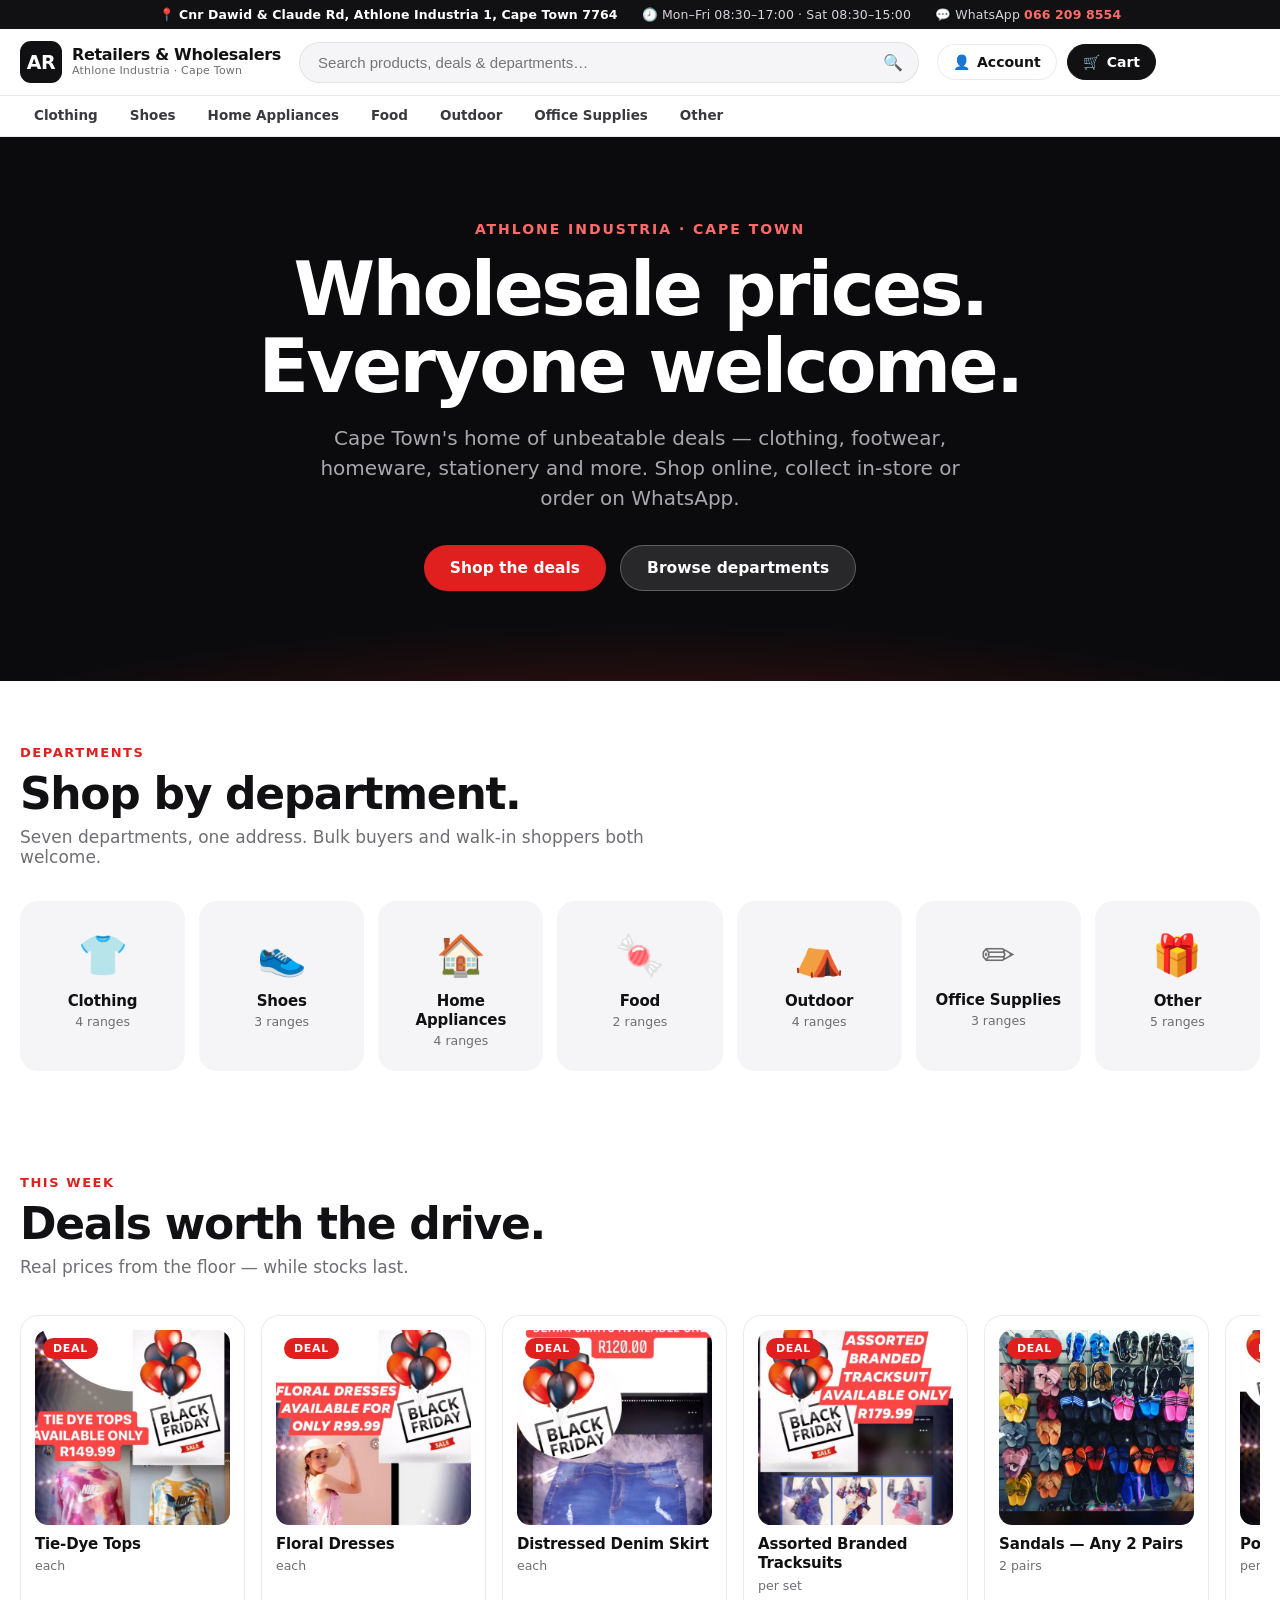
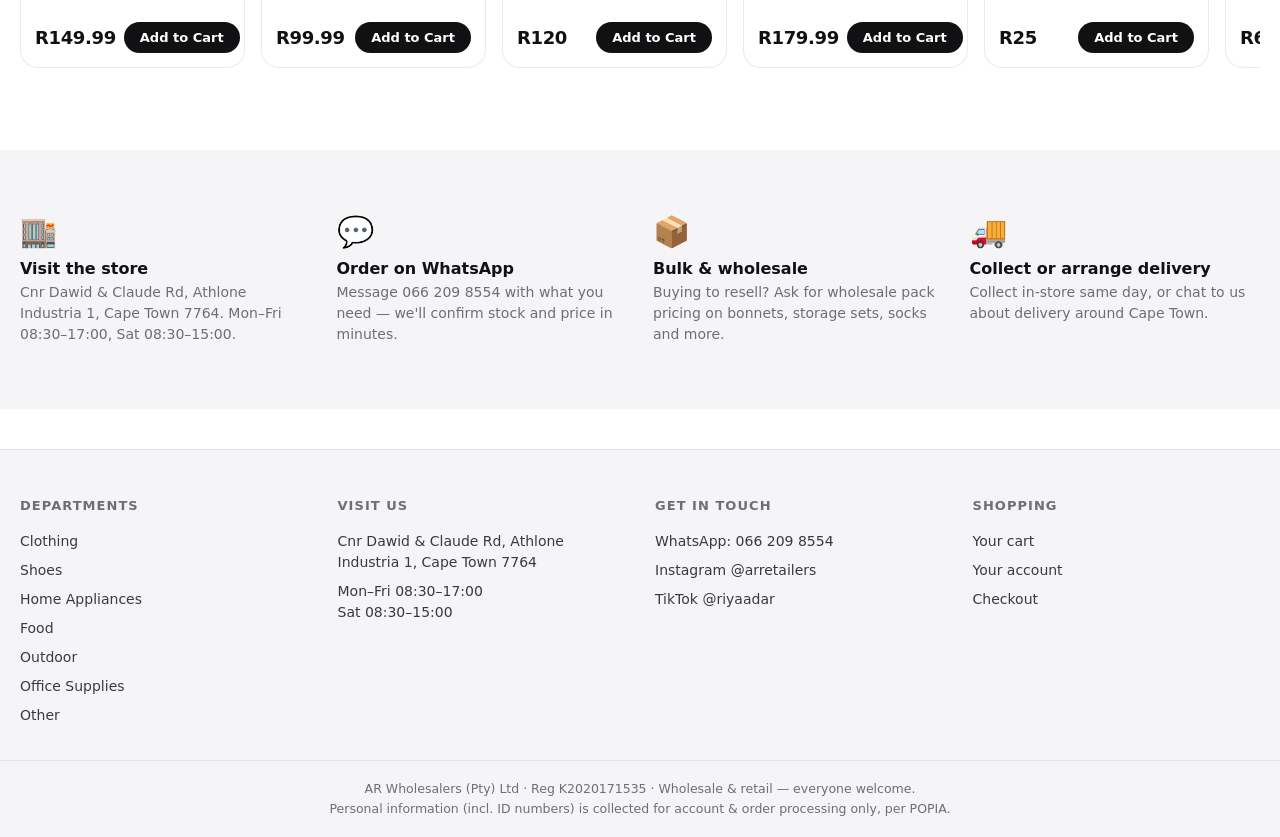
<file: index.html>
<!DOCTYPE html>
<html lang="en">
<head>
  <meta charset="UTF-8">
  <meta name="viewport" content="width=device-width, initial-scale=1.0">
  <title>AR Retailers &amp; Wholesalers — Wholesale Prices, Everyone Welcome | Athlone, Cape Town</title>
  <meta name="description" content="Cape Town's home of unbeatable wholesale deals — clothing, shoes, home appliances, food, outdoor, office supplies and more. Athlone Industria 1.">
  <link rel="stylesheet" href="styles.css">
</head>
<body data-page="home">
  <main id="app"></main>
  <script src="app.js"></script>
</body>
</html>
</file>
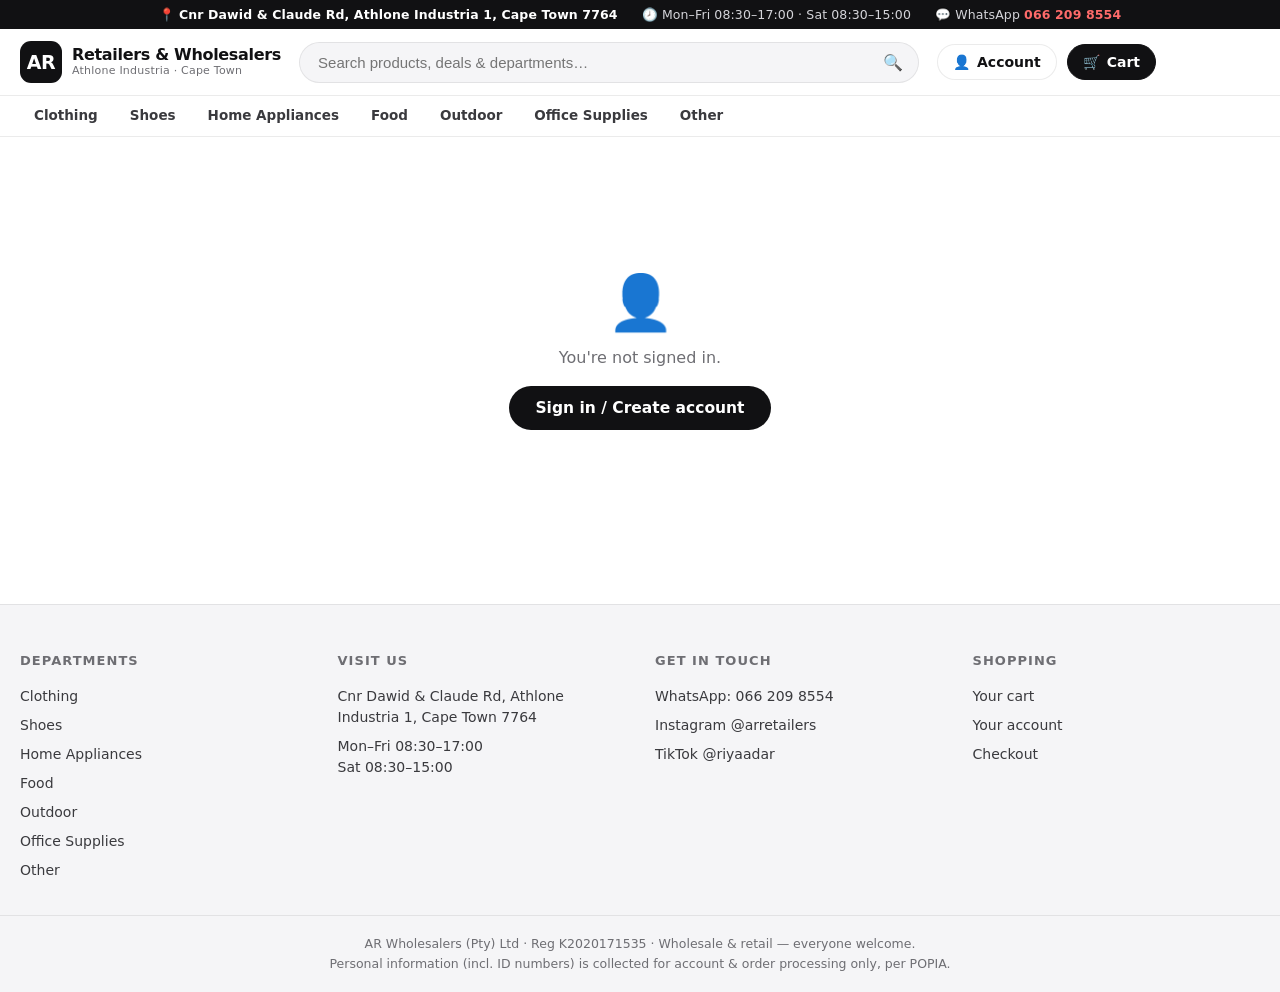
<file: account.html>
<!DOCTYPE html>
<html lang="en">
<head>
  <meta charset="UTF-8">
  <meta name="viewport" content="width=device-width, initial-scale=1.0">
  <title>Account | AR Retailers &amp; Wholesalers</title>
  <link rel="stylesheet" href="styles.css">
</head>
<body data-page="account">
  <main id="app"></main>
  <script src="app.js"></script>
</body>
</html>
</file>
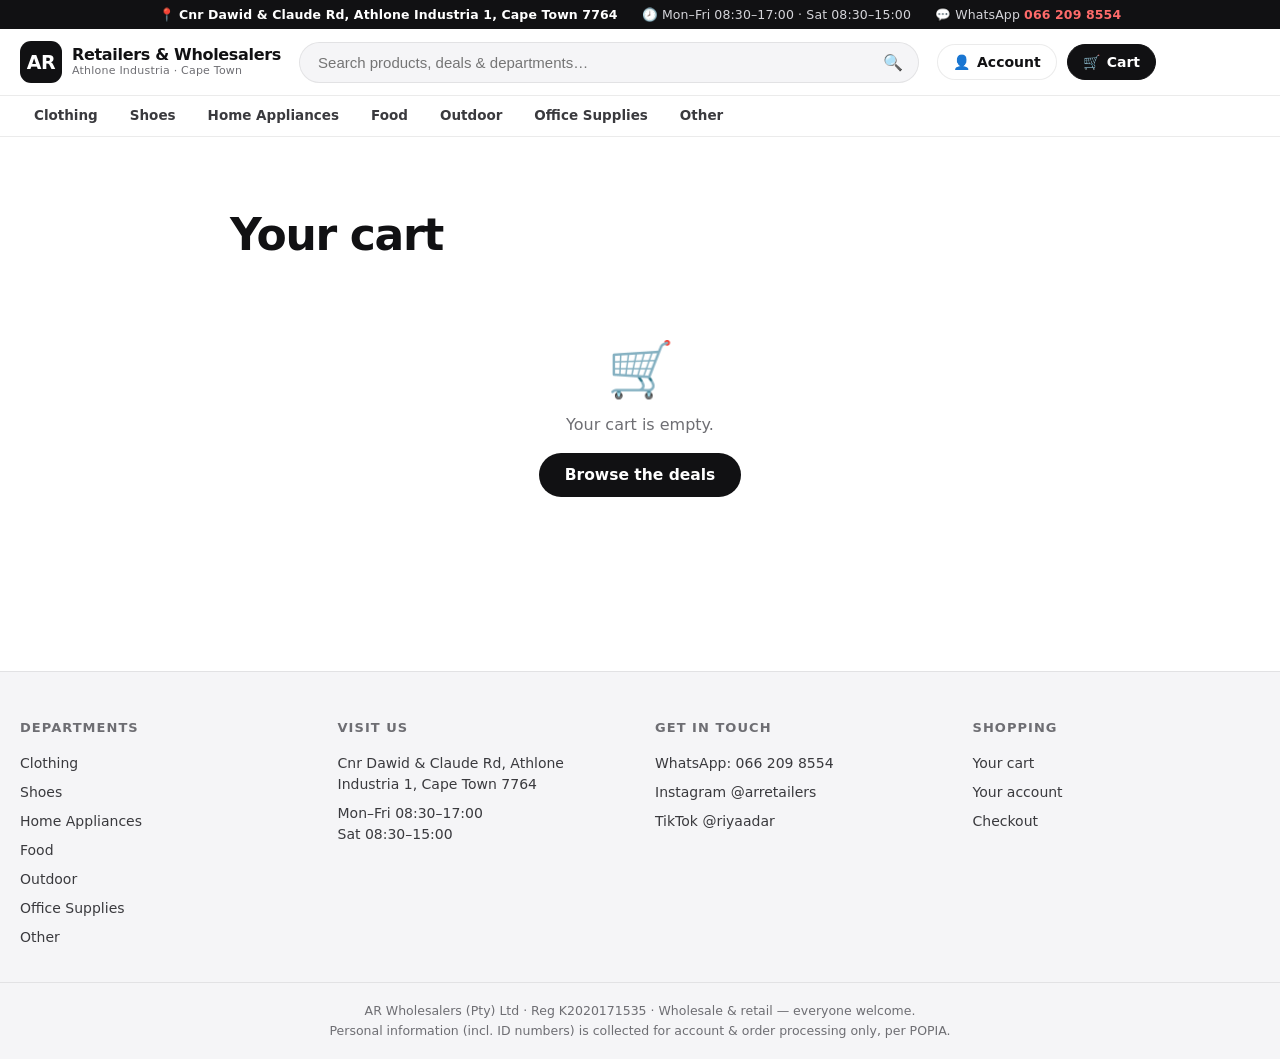
<file: cart.html>
<!DOCTYPE html>
<html lang="en">
<head>
  <meta charset="UTF-8">
  <meta name="viewport" content="width=device-width, initial-scale=1.0">
  <title>Cart | AR Retailers &amp; Wholesalers</title>
  <link rel="stylesheet" href="styles.css">
</head>
<body data-page="cart">
  <main id="app"></main>
  <script src="app.js"></script>
</body>
</html>
</file>
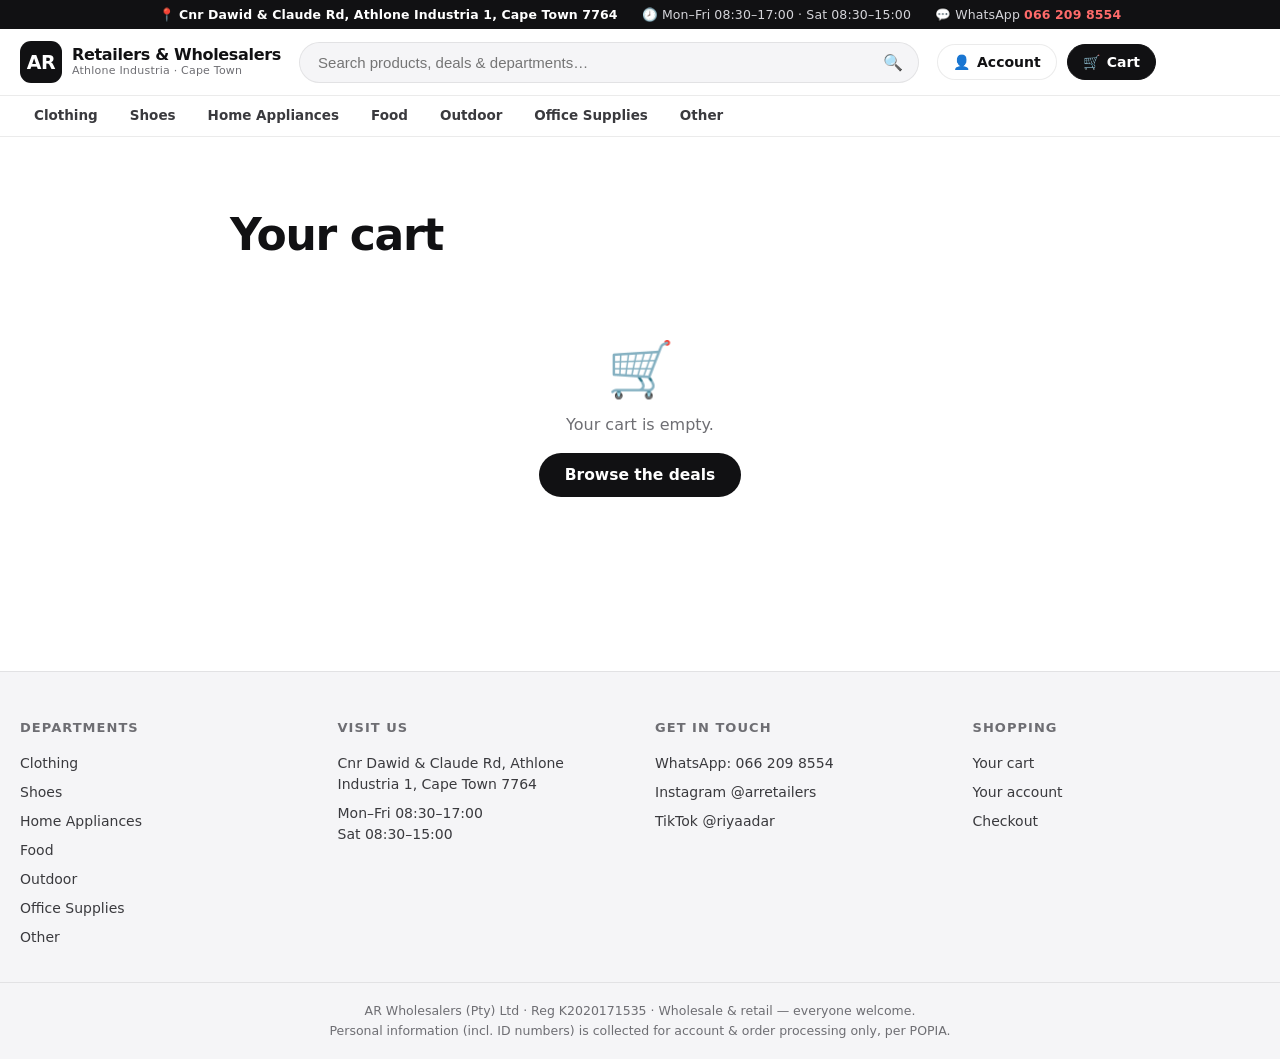
<file: checkout.html>
<!DOCTYPE html>
<html lang="en">
<head>
  <meta charset="UTF-8">
  <meta name="viewport" content="width=device-width, initial-scale=1.0">
  <title>Checkout | AR Retailers &amp; Wholesalers</title>
  <link rel="stylesheet" href="styles.css">
</head>
<body data-page="checkout">
  <main id="app"></main>
  <script src="app.js"></script>
</body>
</html>
</file>
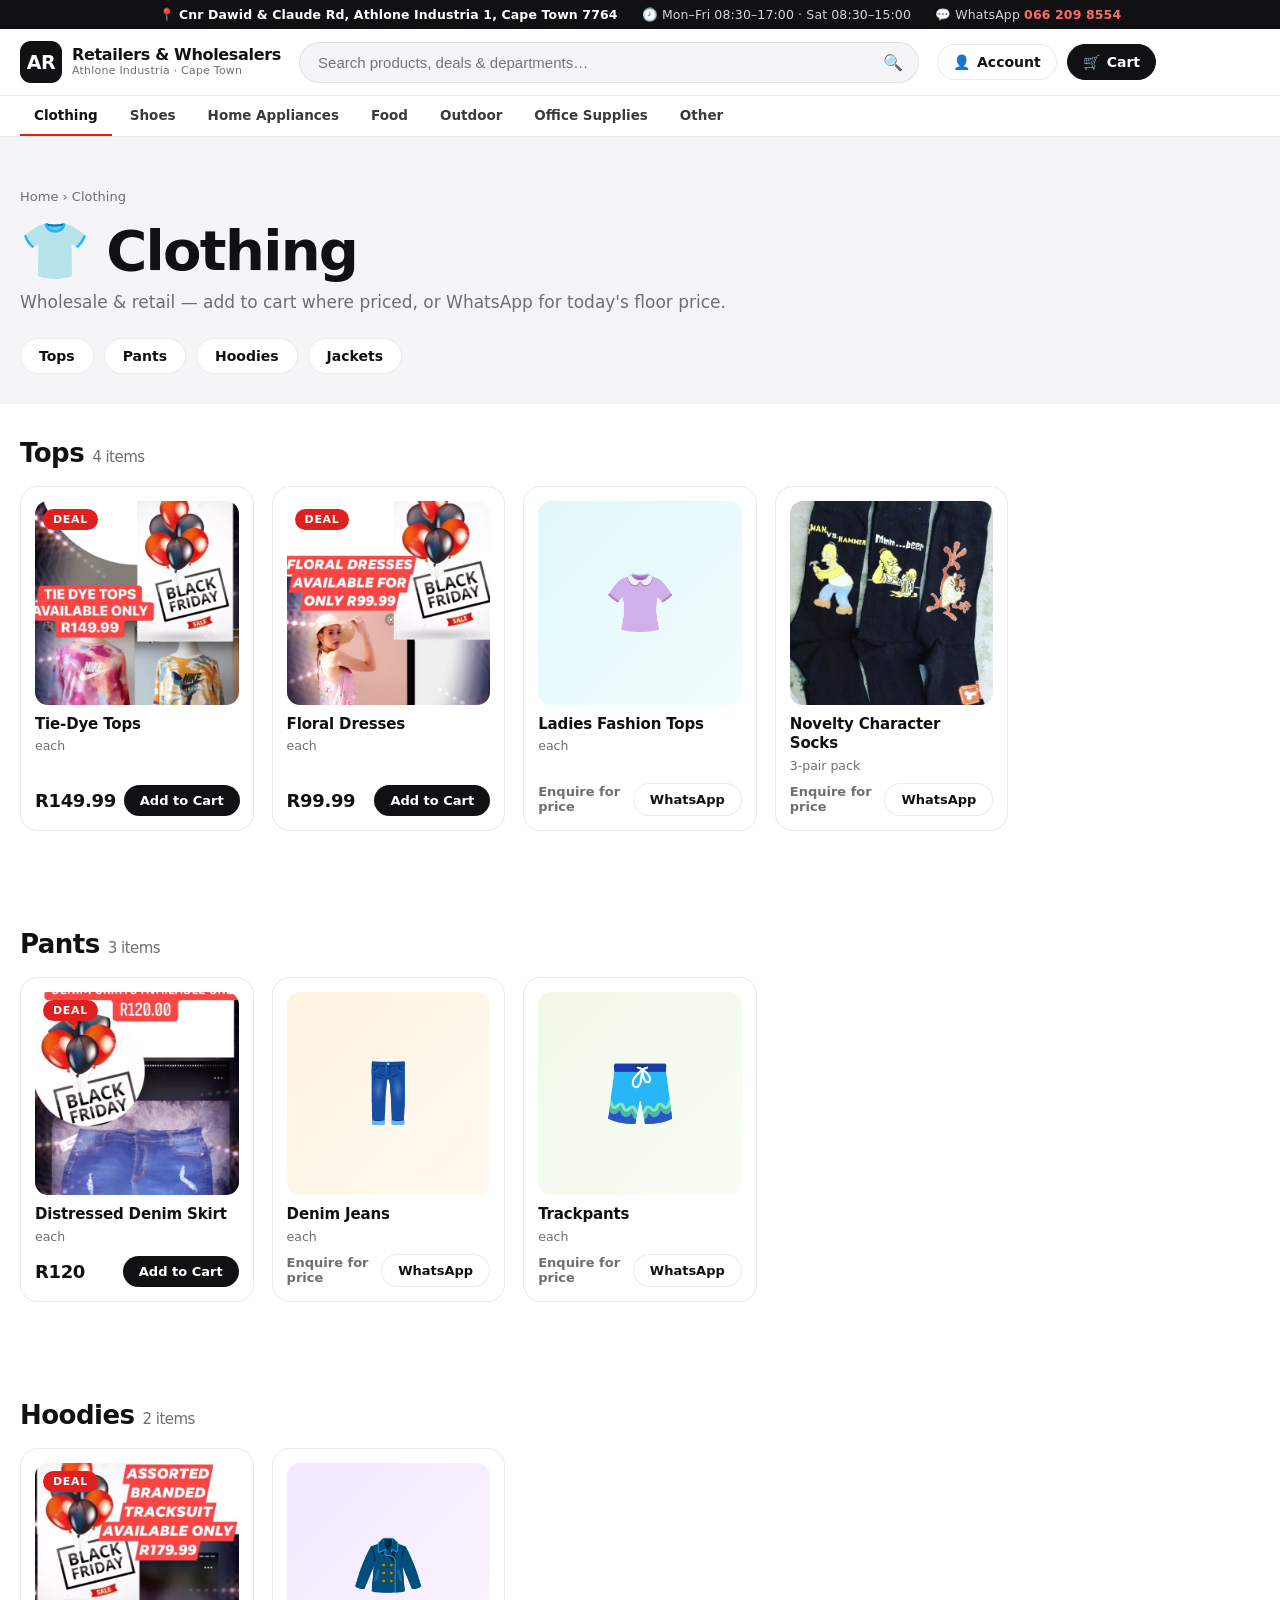
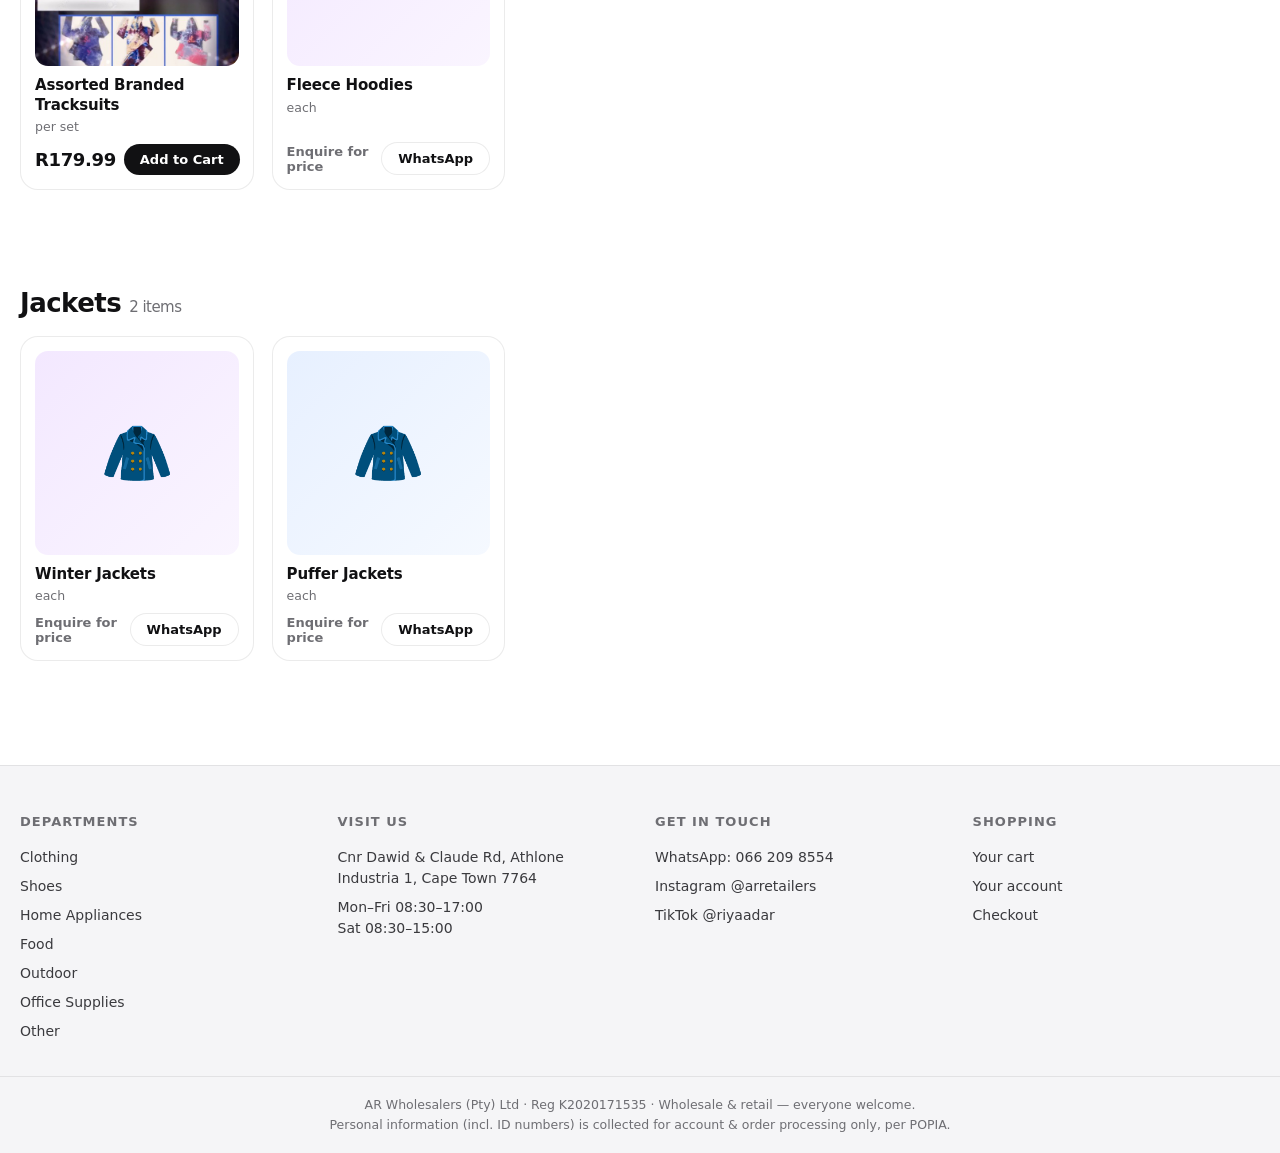
<file: clothing.html>
<!DOCTYPE html>
<html lang="en">
<head>
  <meta charset="UTF-8">
  <meta name="viewport" content="width=device-width, initial-scale=1.0">
  <title>Clothing — Tops, Pants, Hoodies & Jackets | AR Retailers &amp; Wholesalers</title>
  <link rel="stylesheet" href="styles.css">
</head>
<body data-page="category" data-cat="clothing">
  <main id="app"></main>
  <script src="app.js"></script>
</body>
</html>
</file>
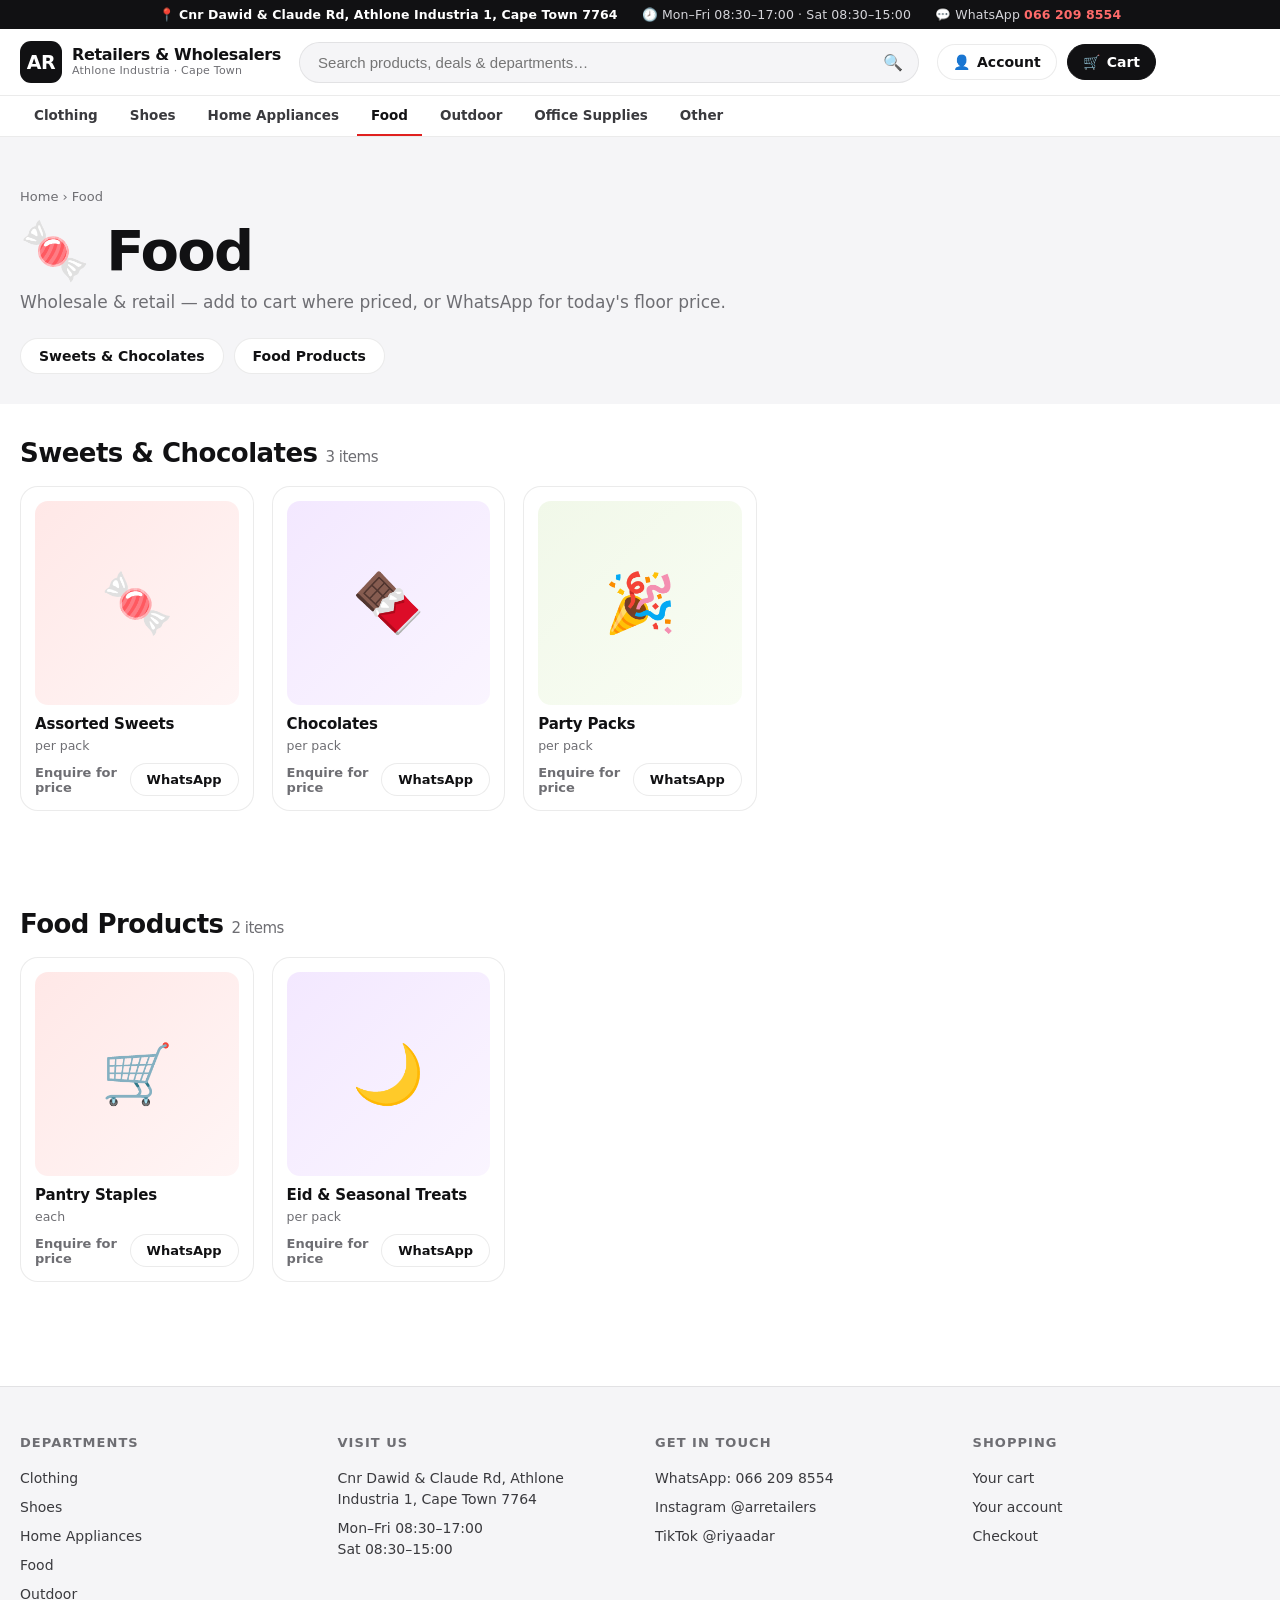
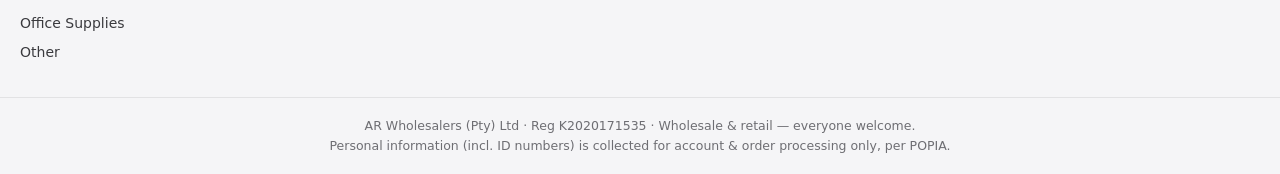
<file: food.html>
<!DOCTYPE html>
<html lang="en">
<head>
  <meta charset="UTF-8">
  <meta name="viewport" content="width=device-width, initial-scale=1.0">
  <title>Food — Sweets, Chocolates & Food Products | AR Retailers &amp; Wholesalers</title>
  <link rel="stylesheet" href="styles.css">
</head>
<body data-page="category" data-cat="food">
  <main id="app"></main>
  <script src="app.js"></script>
</body>
</html>
</file>
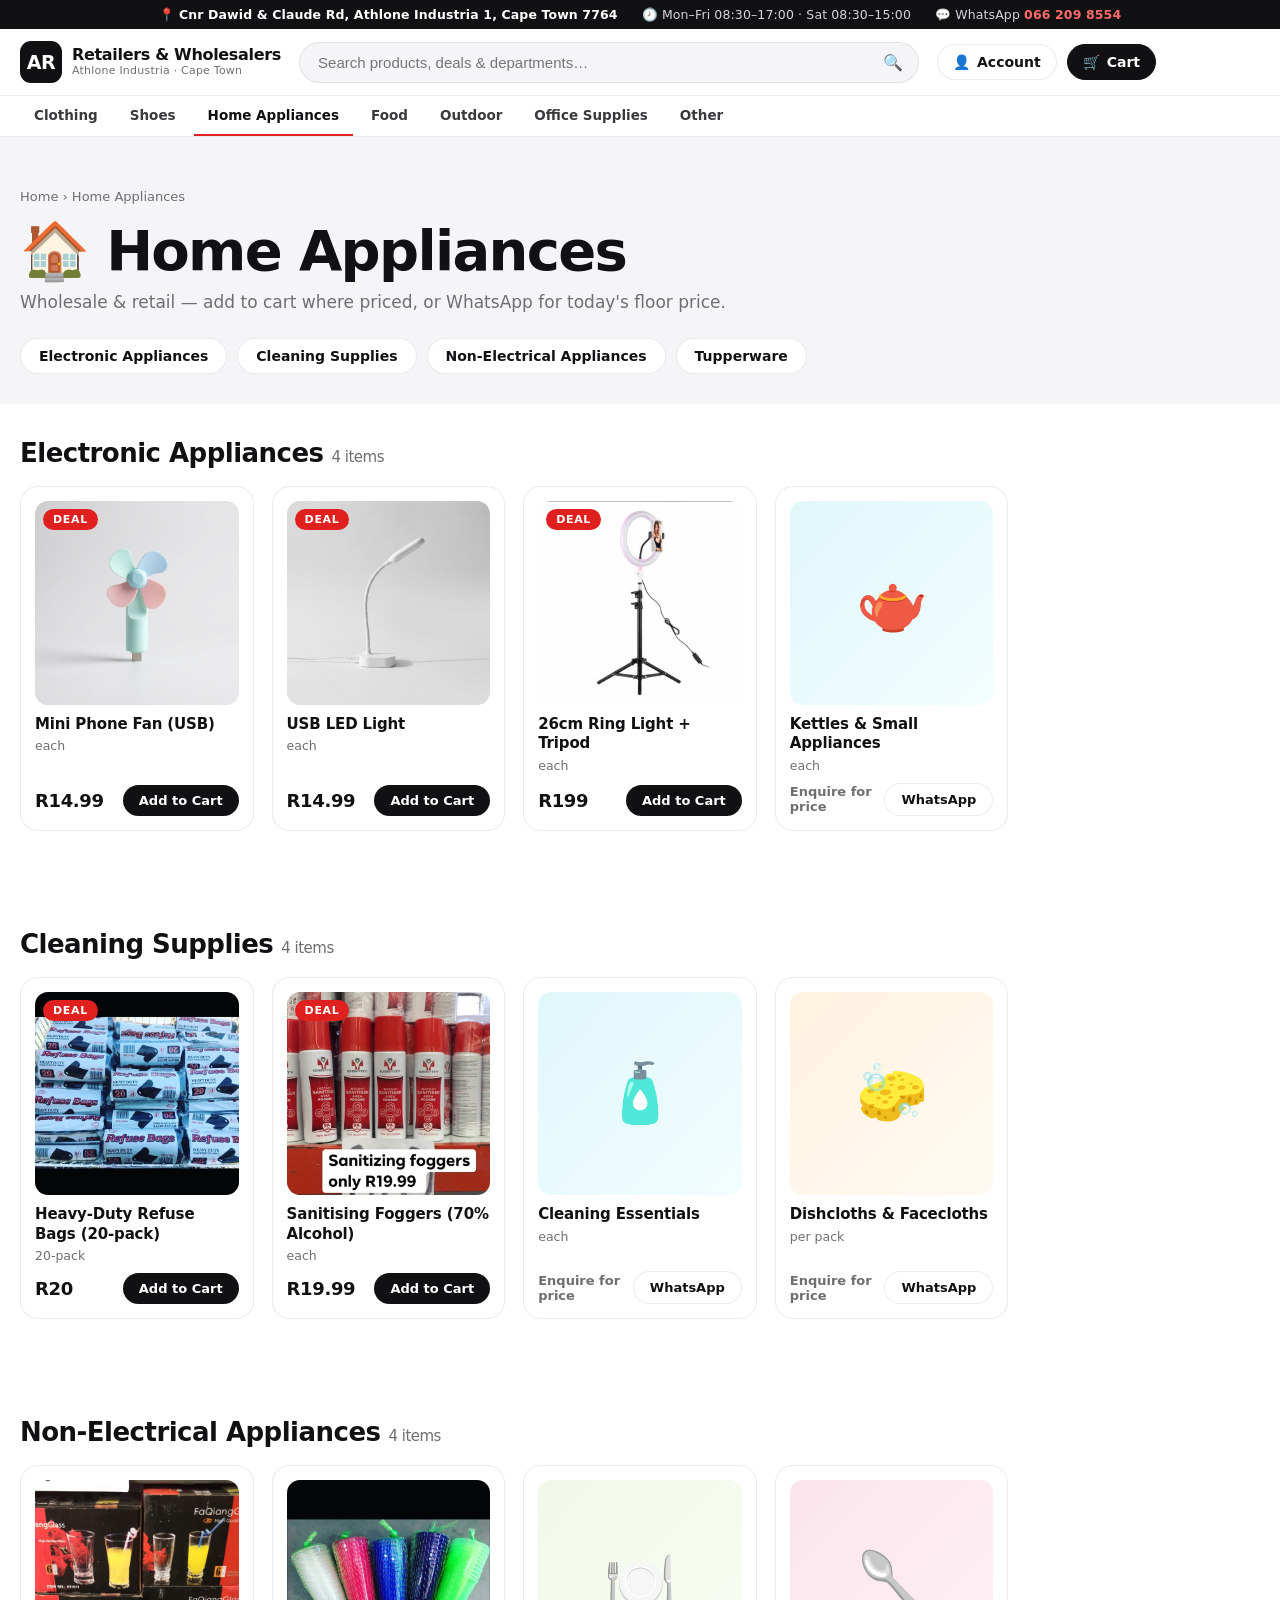
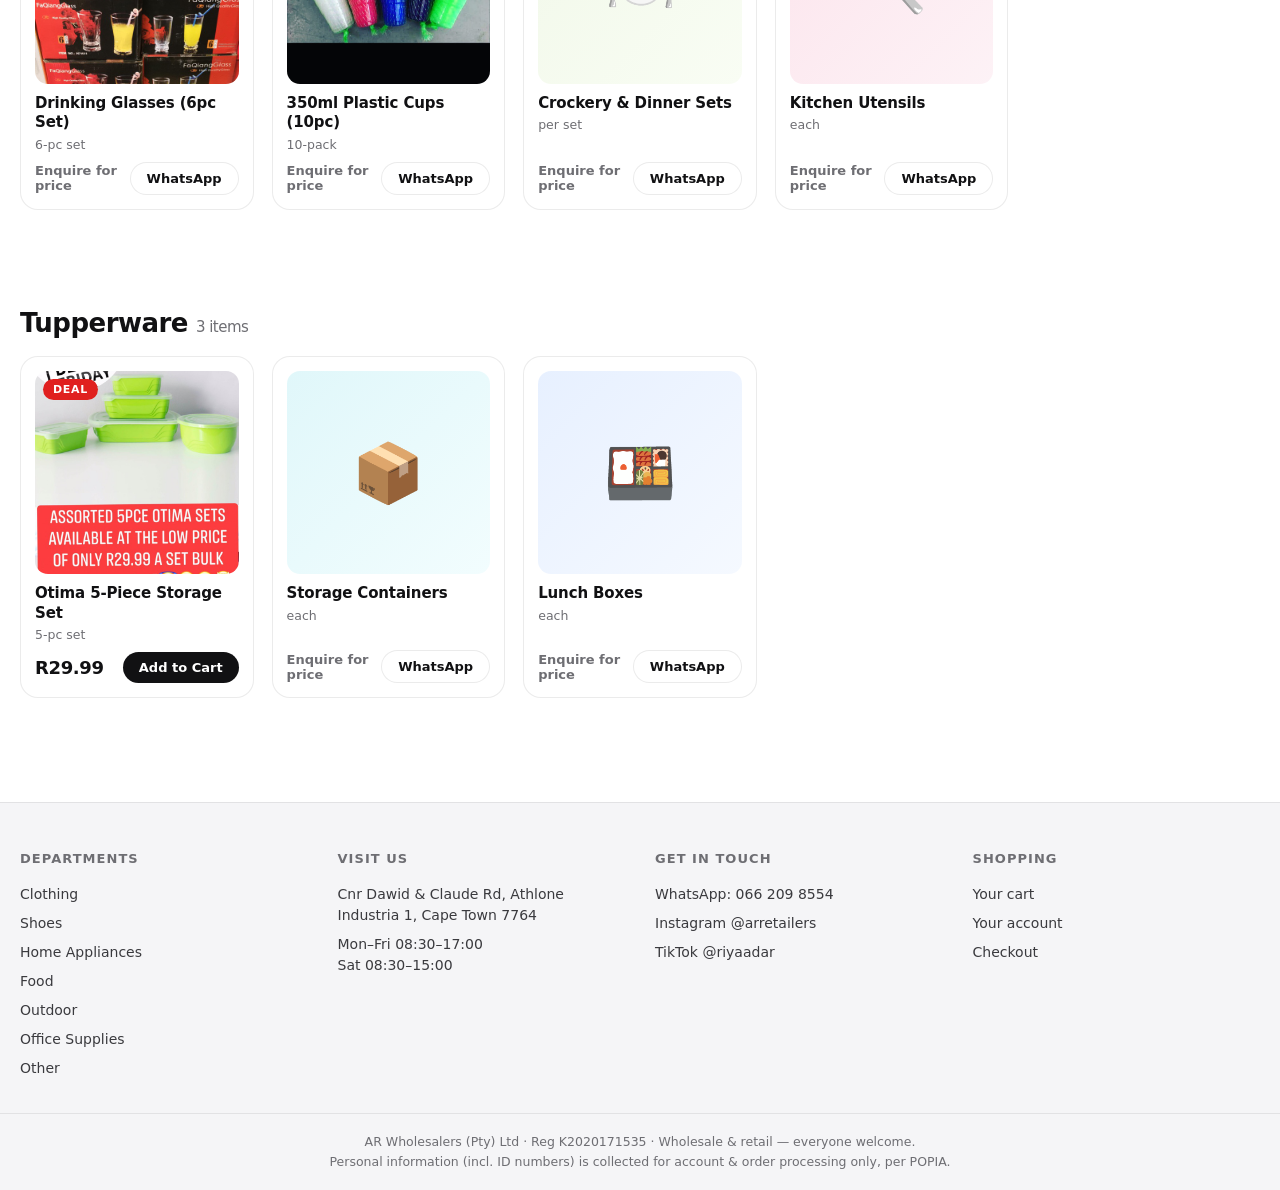
<file: home-appliances.html>
<!DOCTYPE html>
<html lang="en">
<head>
  <meta charset="UTF-8">
  <meta name="viewport" content="width=device-width, initial-scale=1.0">
  <title>Home Appliances — Electronics, Cleaning, Kitchen & Tupperware | AR Retailers &amp; Wholesalers</title>
  <link rel="stylesheet" href="styles.css">
</head>
<body data-page="category" data-cat="home">
  <main id="app"></main>
  <script src="app.js"></script>
</body>
</html>
</file>
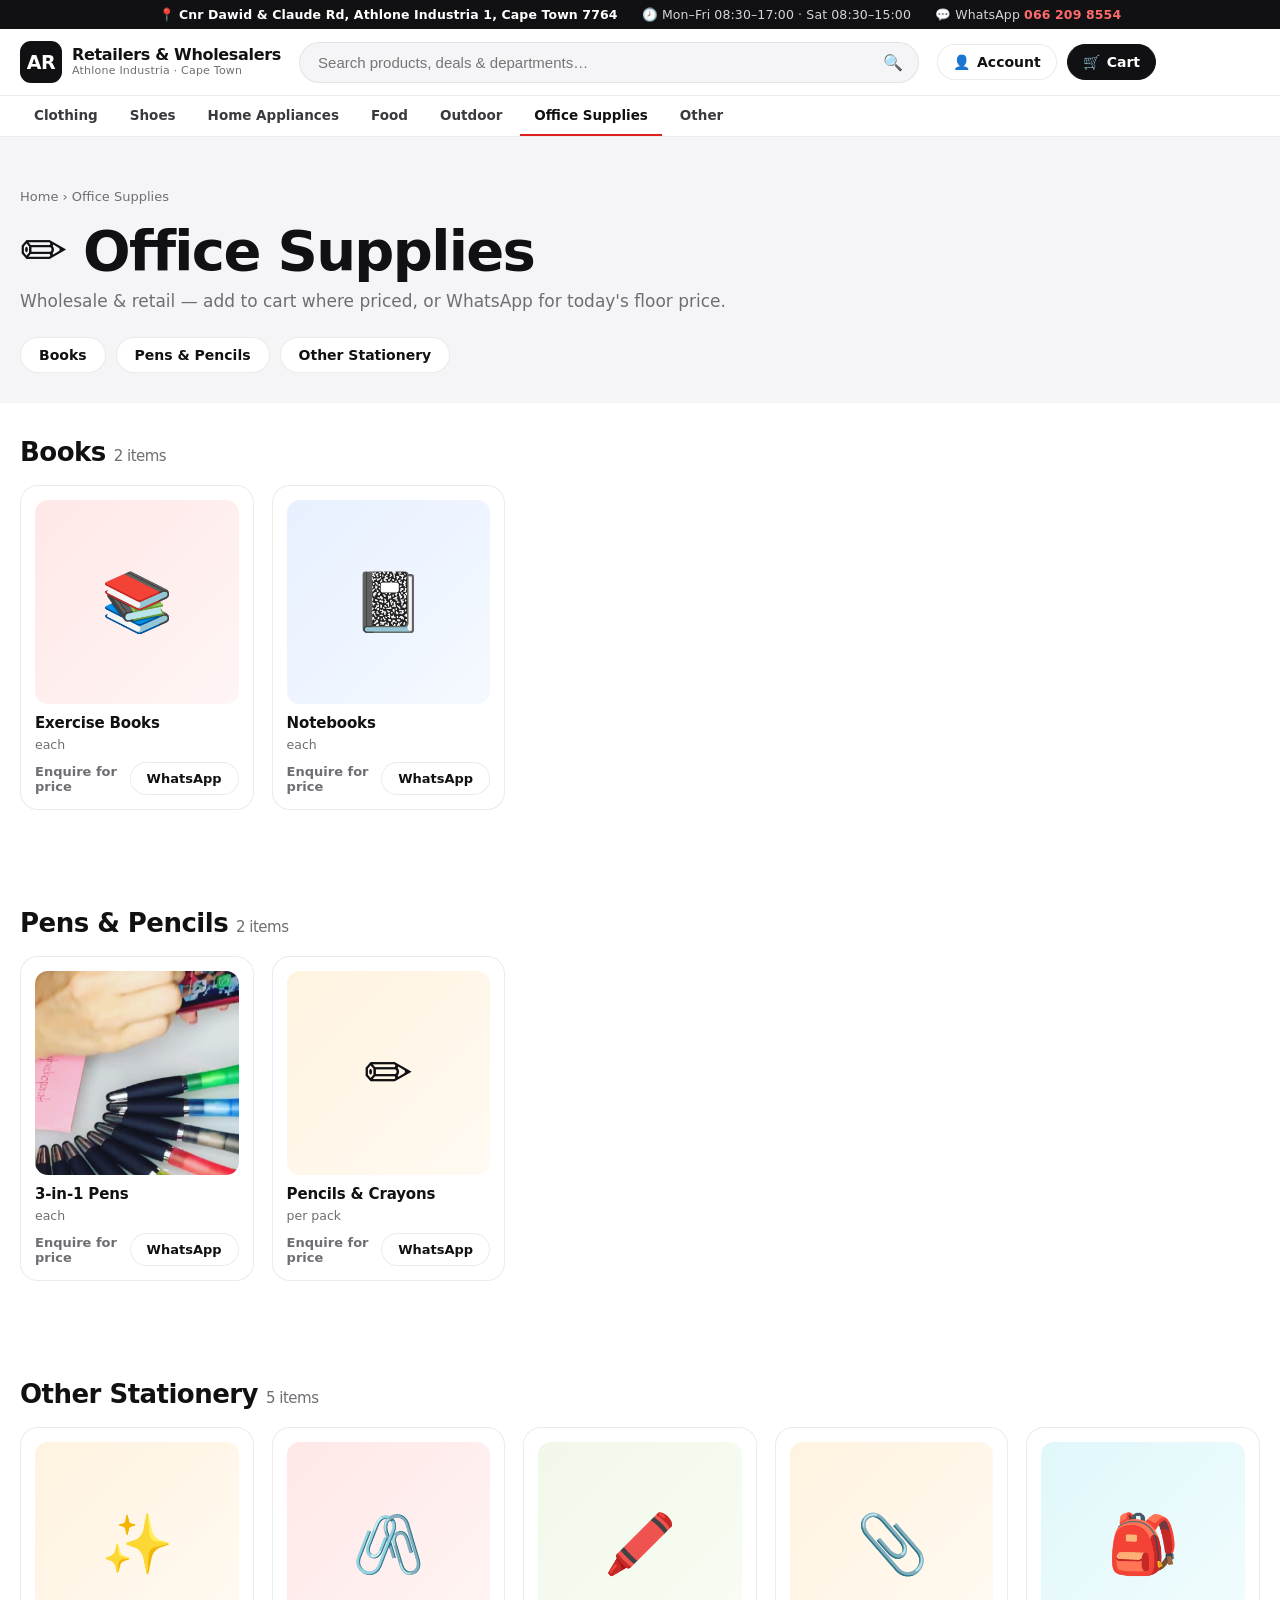
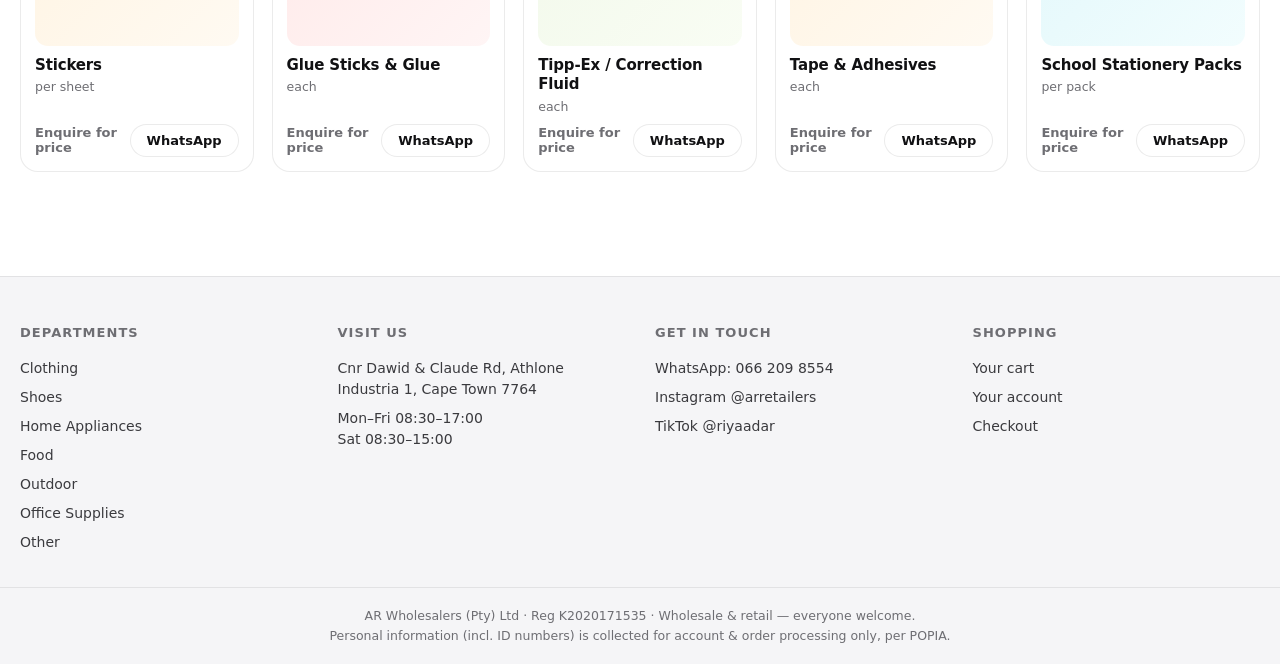
<file: office-supplies.html>
<!DOCTYPE html>
<html lang="en">
<head>
  <meta charset="UTF-8">
  <meta name="viewport" content="width=device-width, initial-scale=1.0">
  <title>Office Supplies — Books, Pens & Stationery | AR Retailers &amp; Wholesalers</title>
  <link rel="stylesheet" href="styles.css">
</head>
<body data-page="category" data-cat="office">
  <main id="app"></main>
  <script src="app.js"></script>
</body>
</html>
</file>
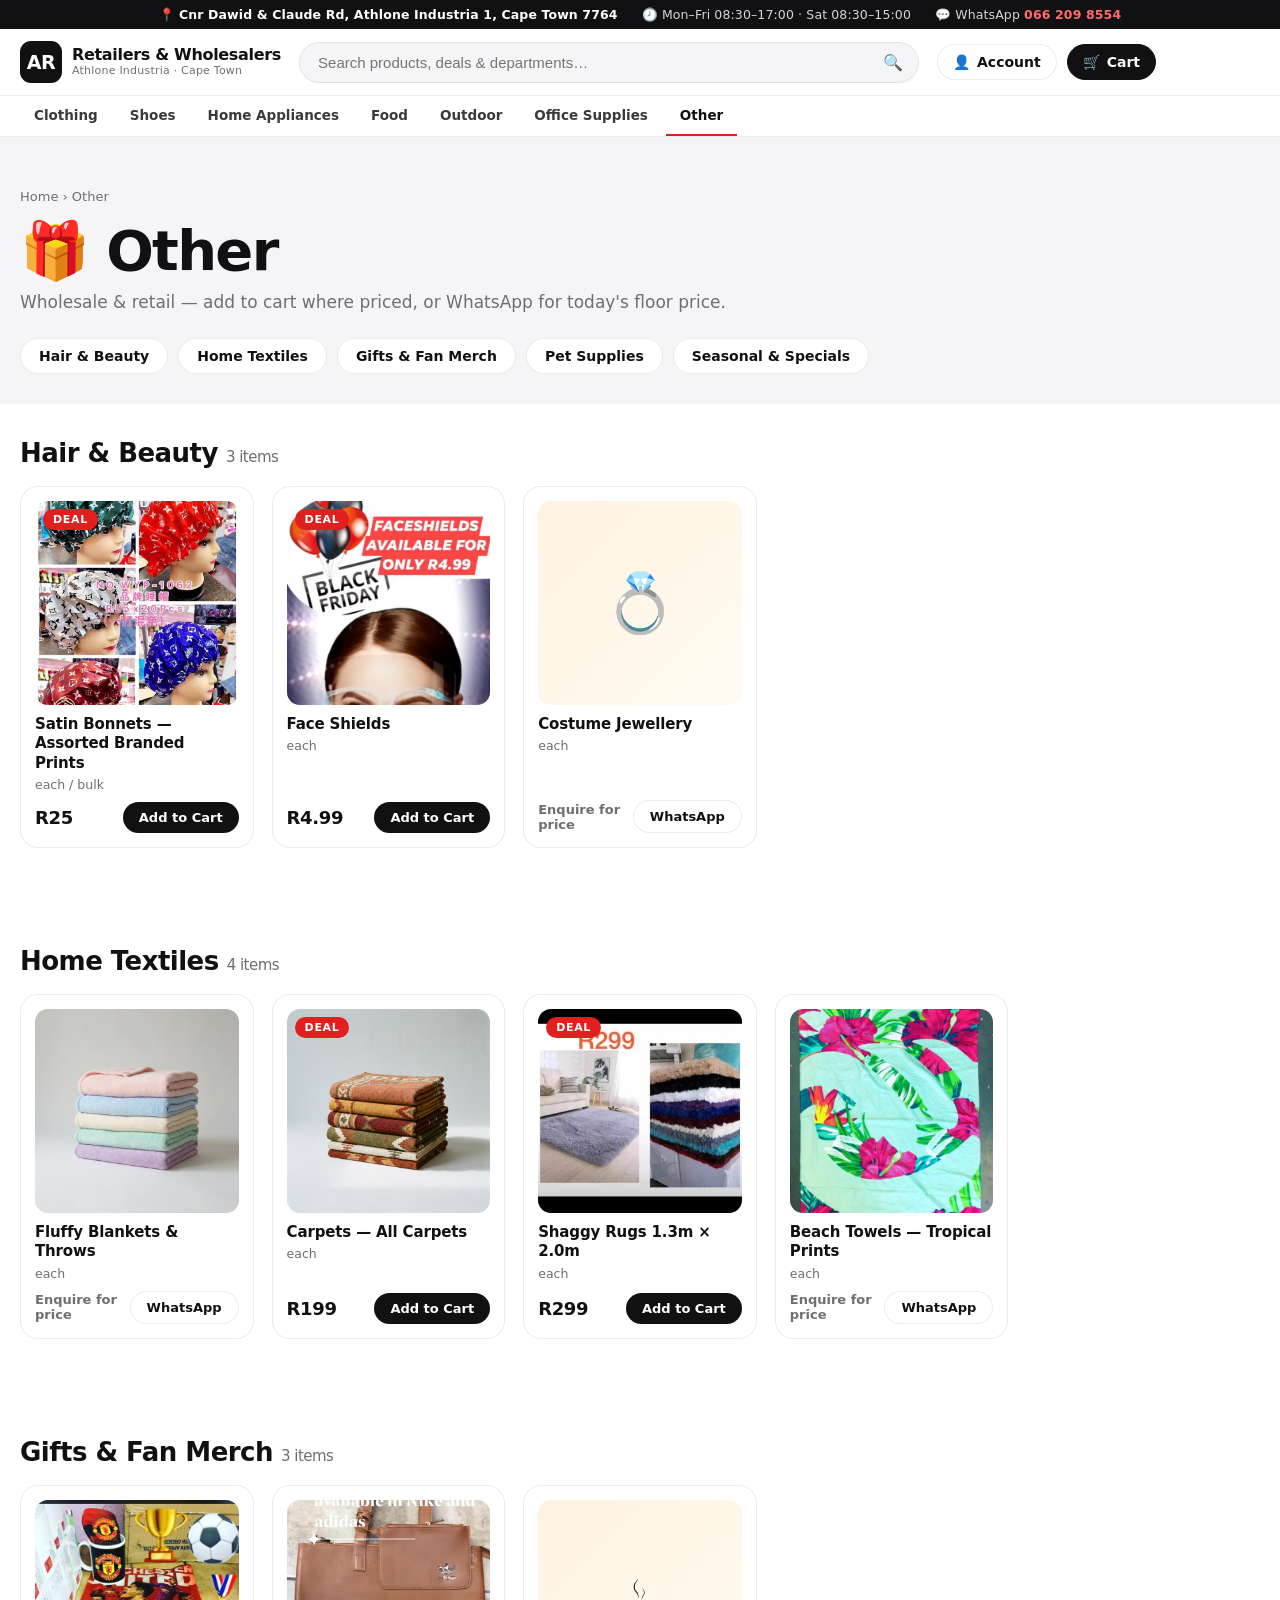
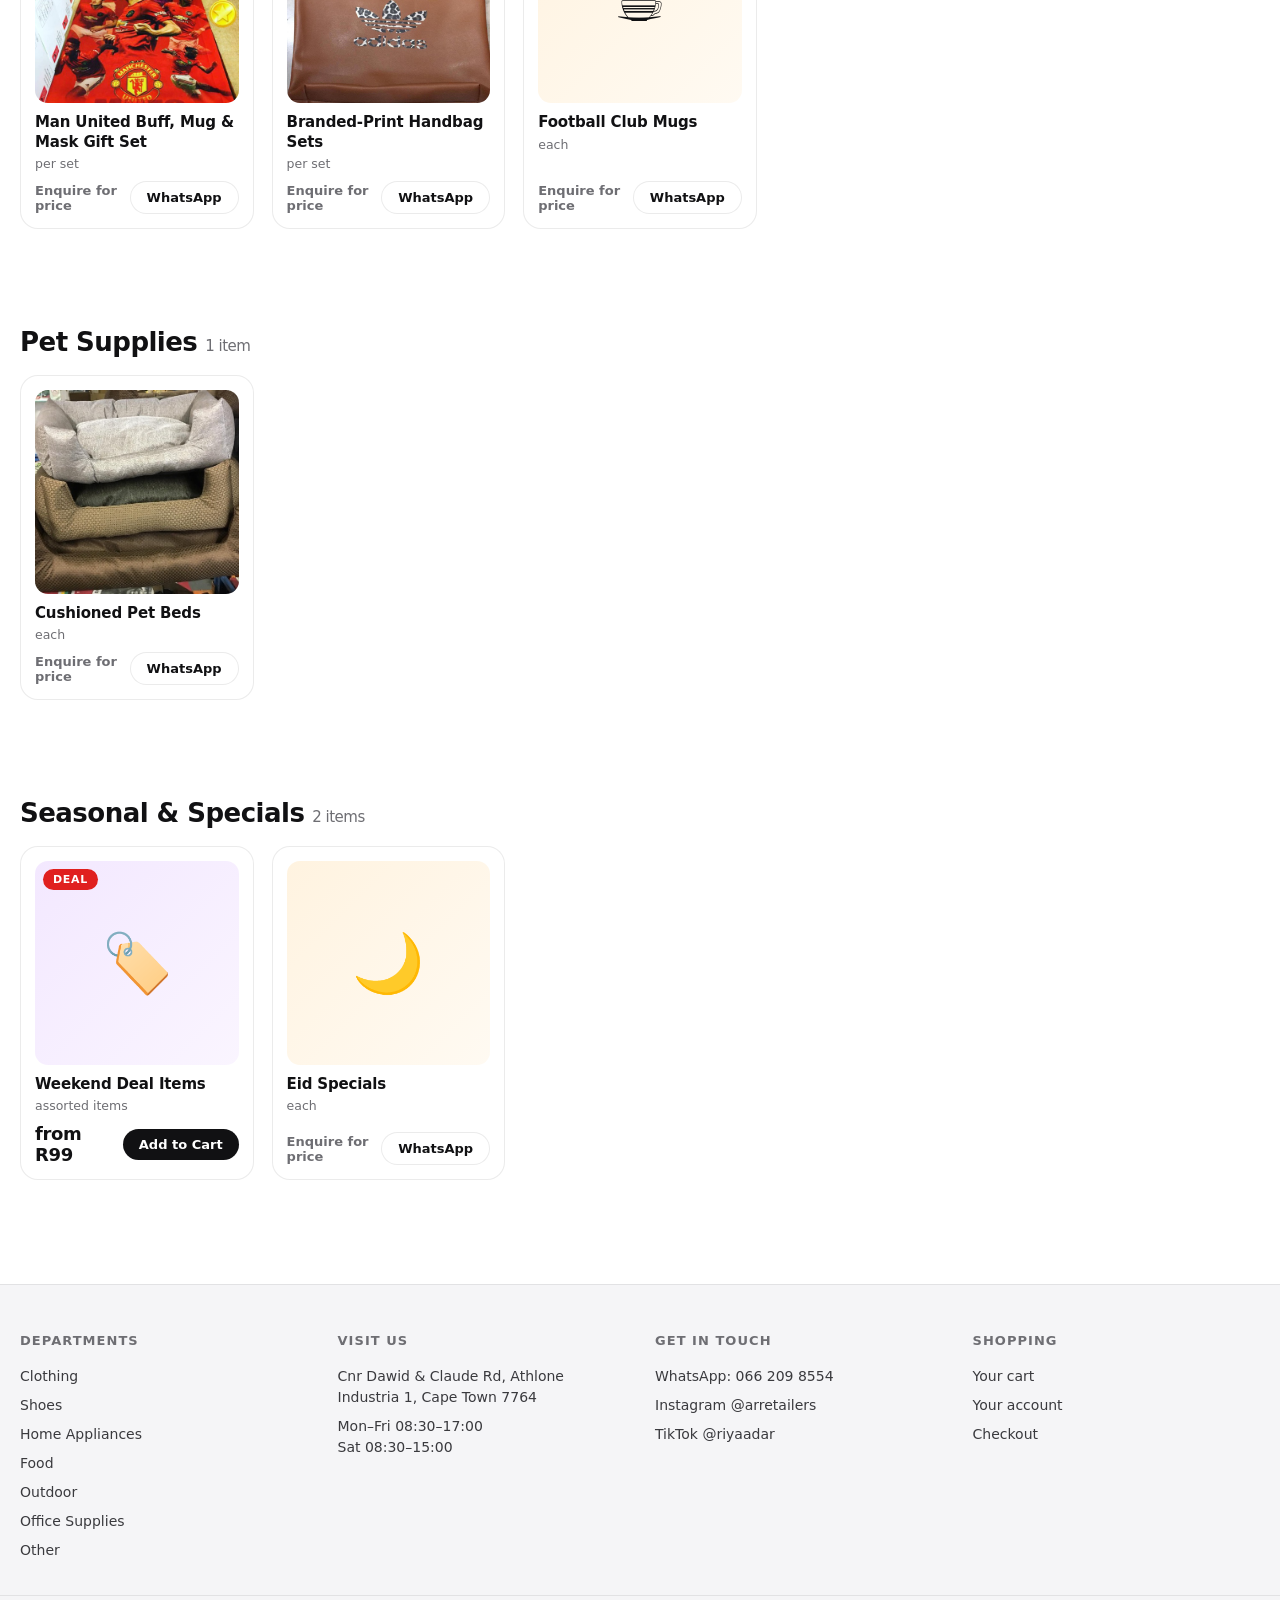
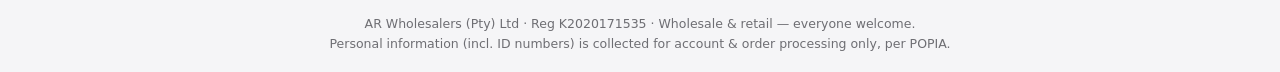
<file: other.html>
<!DOCTYPE html>
<html lang="en">
<head>
  <meta charset="UTF-8">
  <meta name="viewport" content="width=device-width, initial-scale=1.0">
  <title>Other — Beauty, Textiles, Gifts & Specials | AR Retailers &amp; Wholesalers</title>
  <link rel="stylesheet" href="styles.css">
</head>
<body data-page="category" data-cat="other">
  <main id="app"></main>
  <script src="app.js"></script>
</body>
</html>
</file>
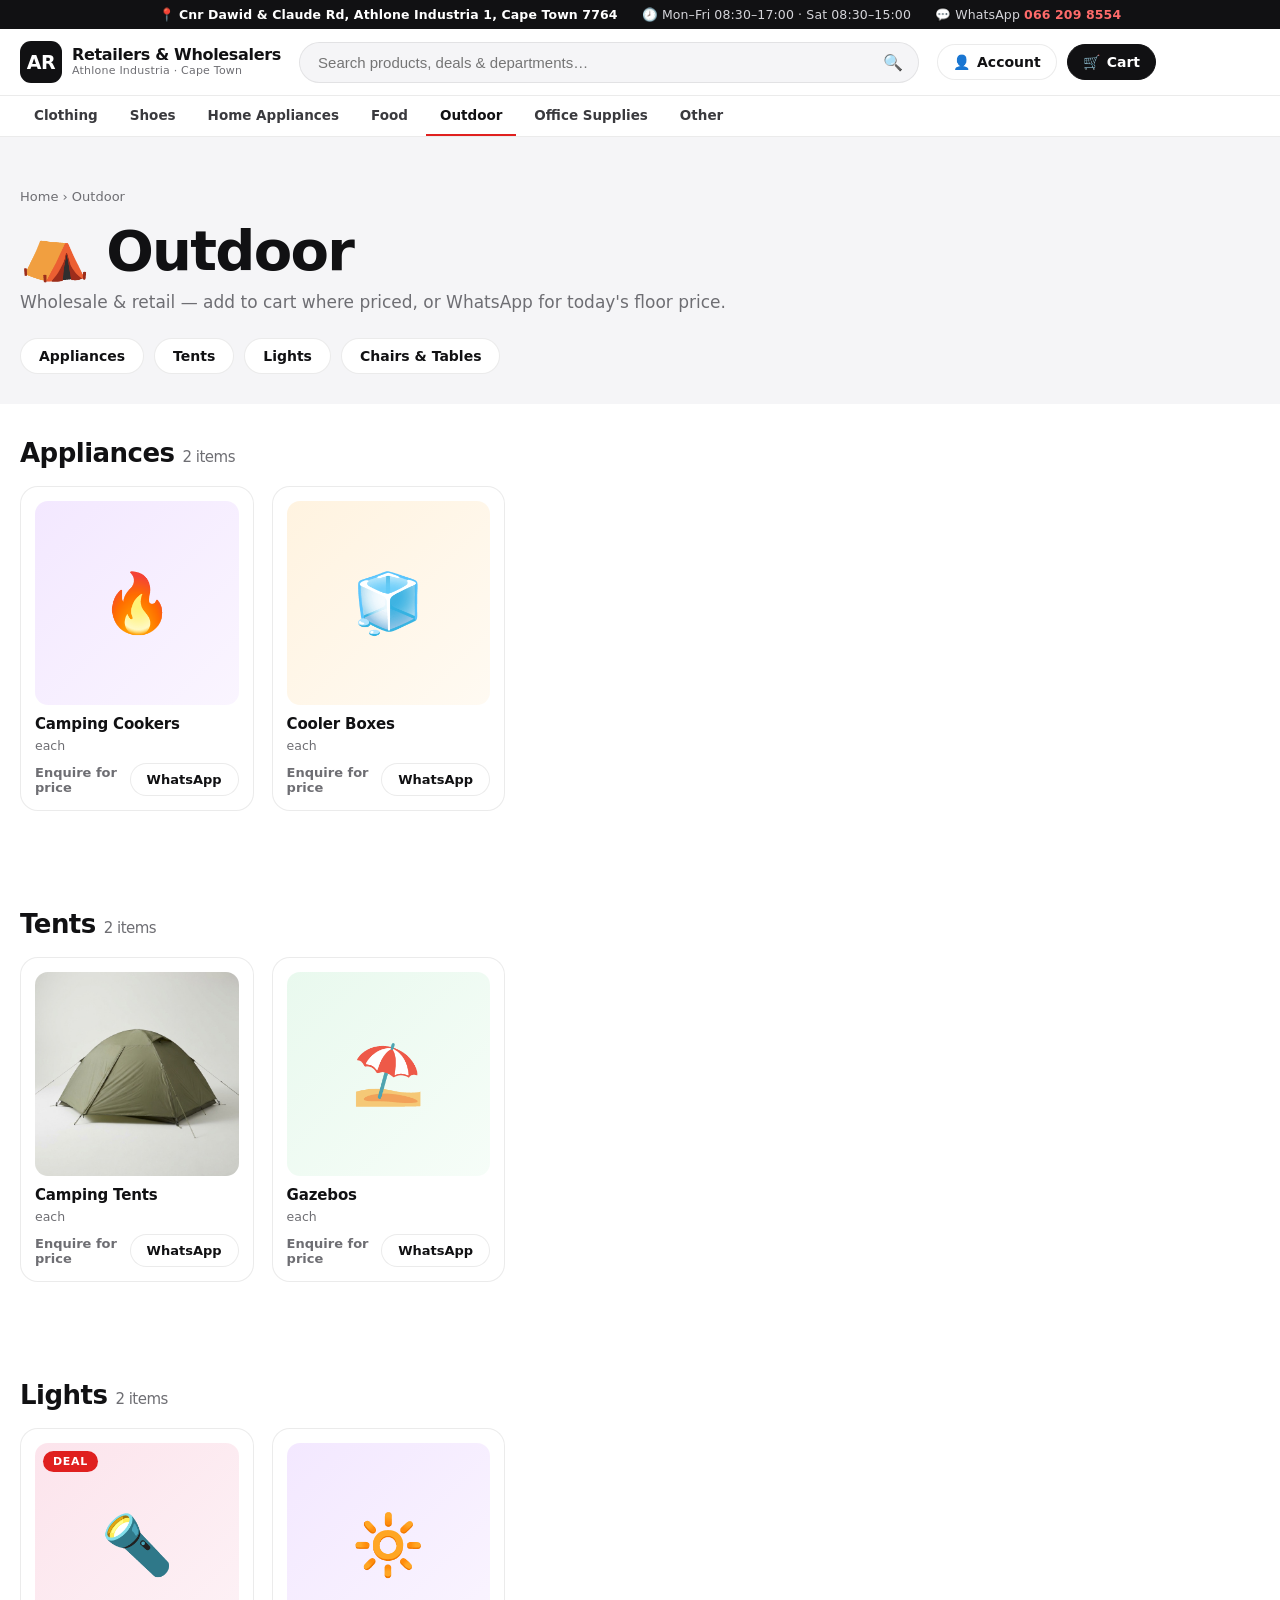
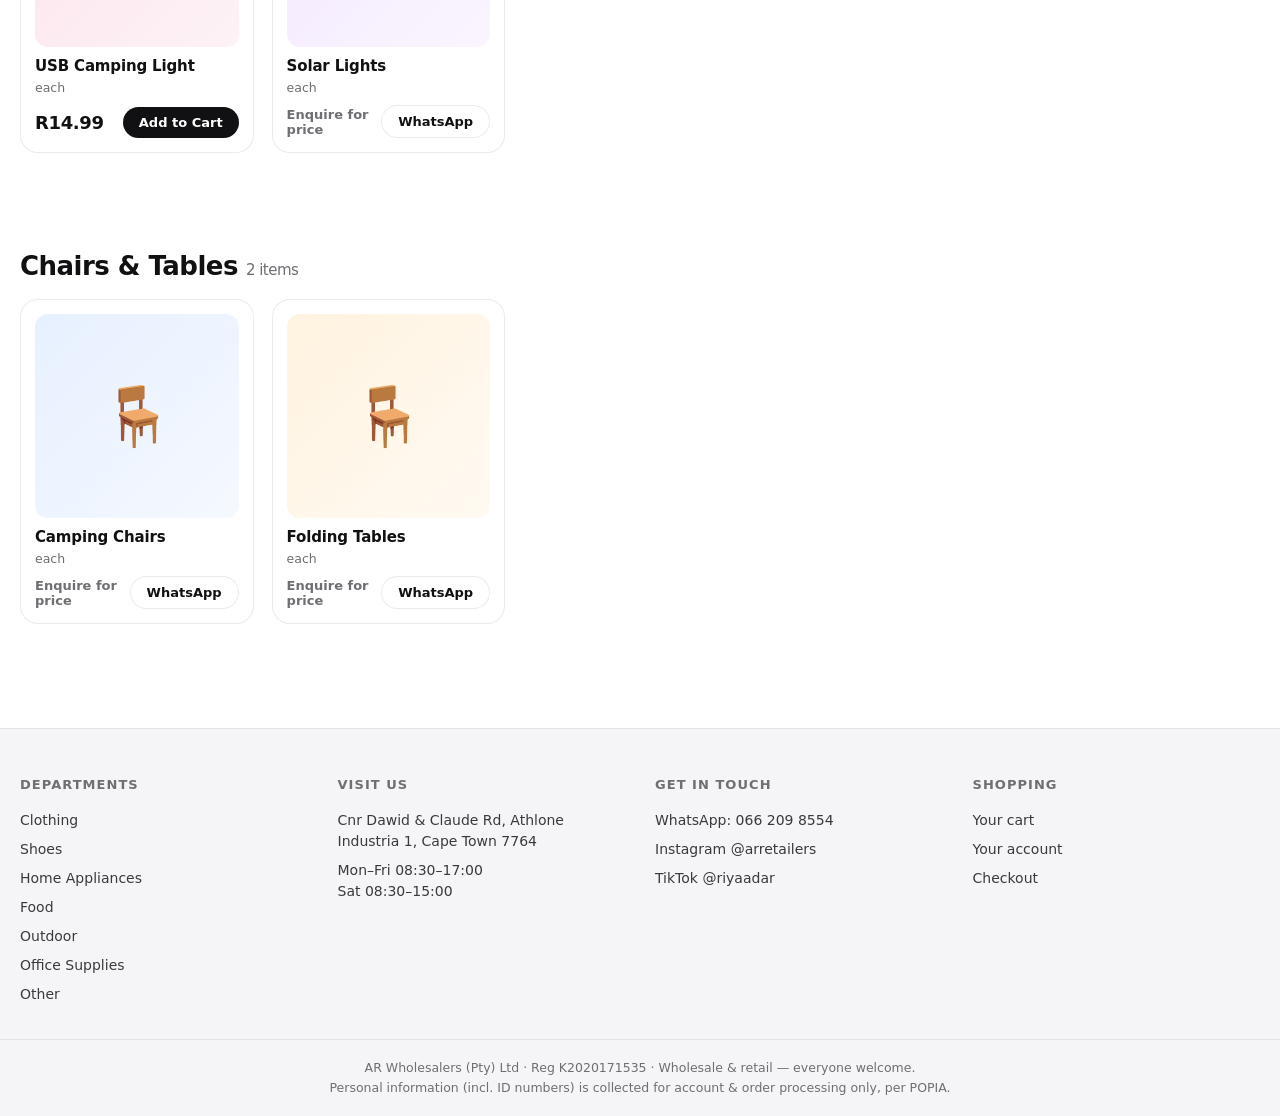
<file: outdoor.html>
<!DOCTYPE html>
<html lang="en">
<head>
  <meta charset="UTF-8">
  <meta name="viewport" content="width=device-width, initial-scale=1.0">
  <title>Outdoor — Tents, Lights, Chairs & Tables | AR Retailers &amp; Wholesalers</title>
  <link rel="stylesheet" href="styles.css">
</head>
<body data-page="category" data-cat="outdoor">
  <main id="app"></main>
  <script src="app.js"></script>
</body>
</html>
</file>
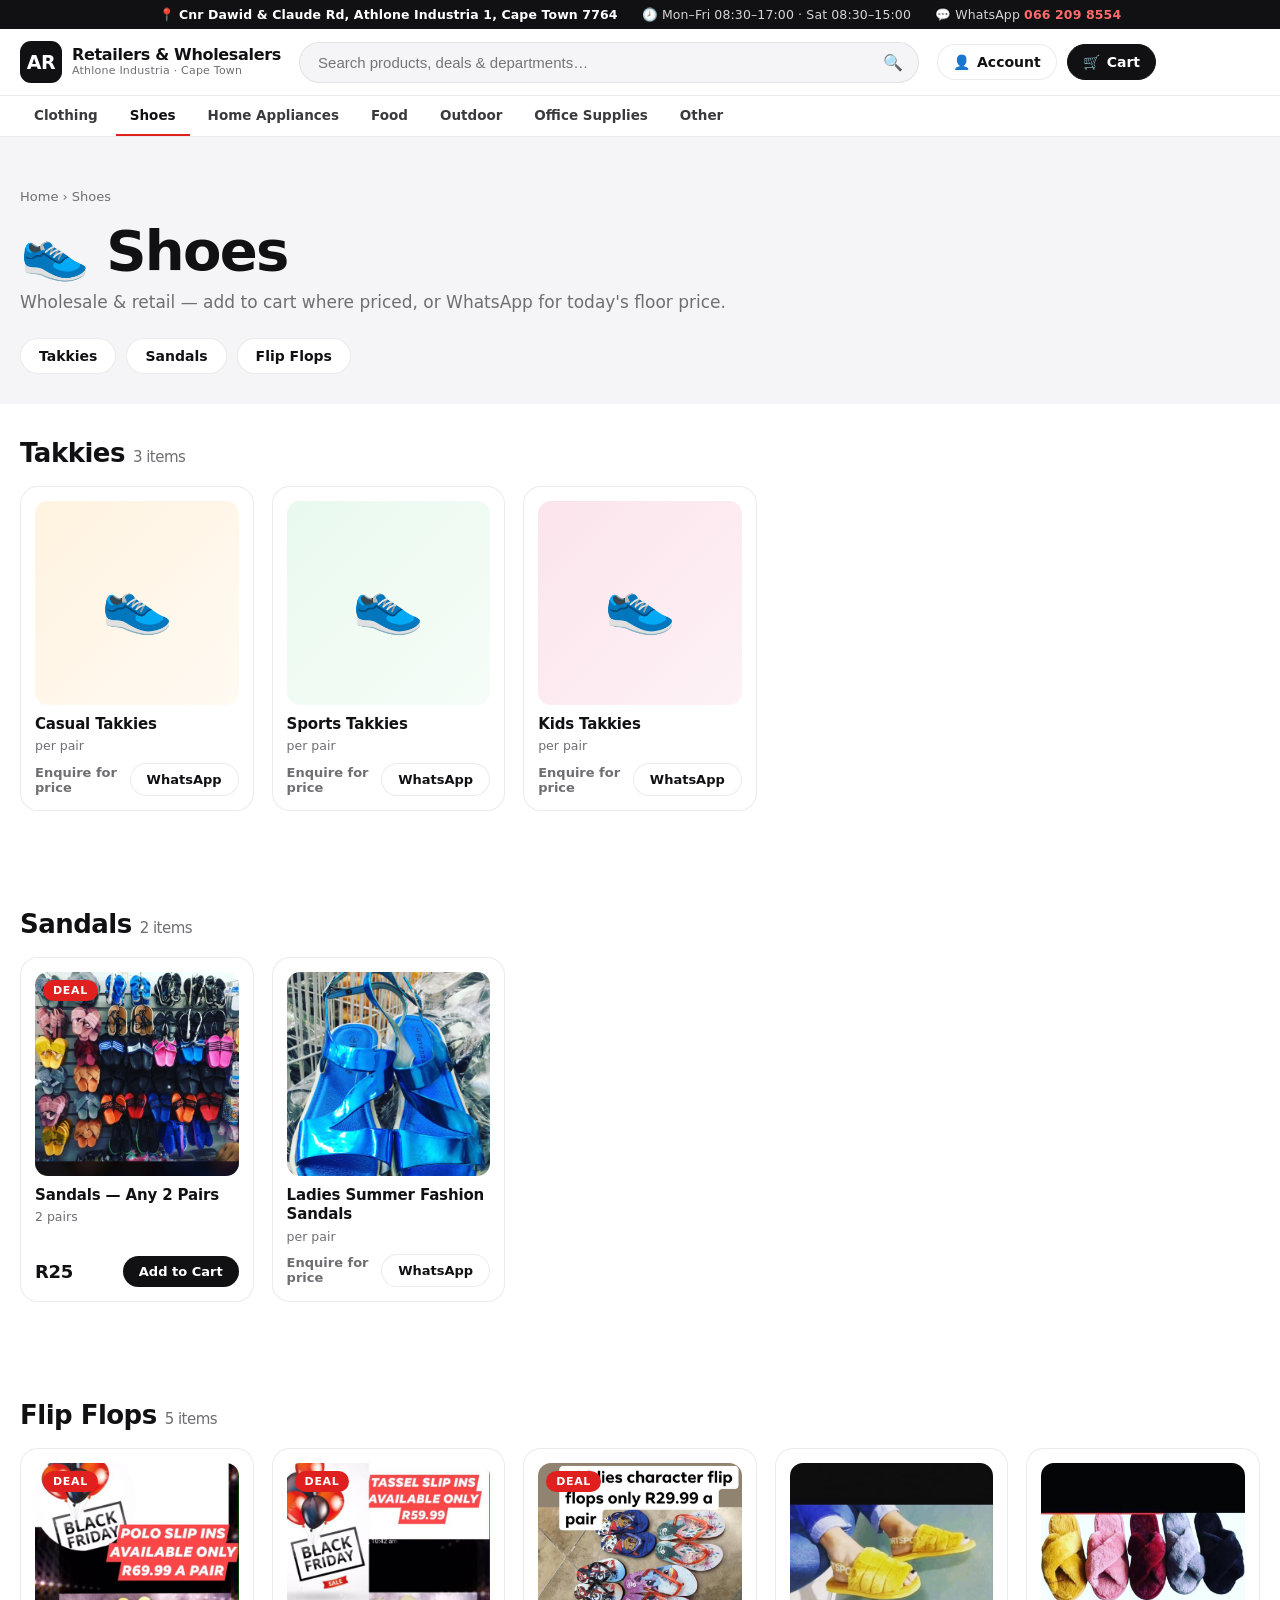
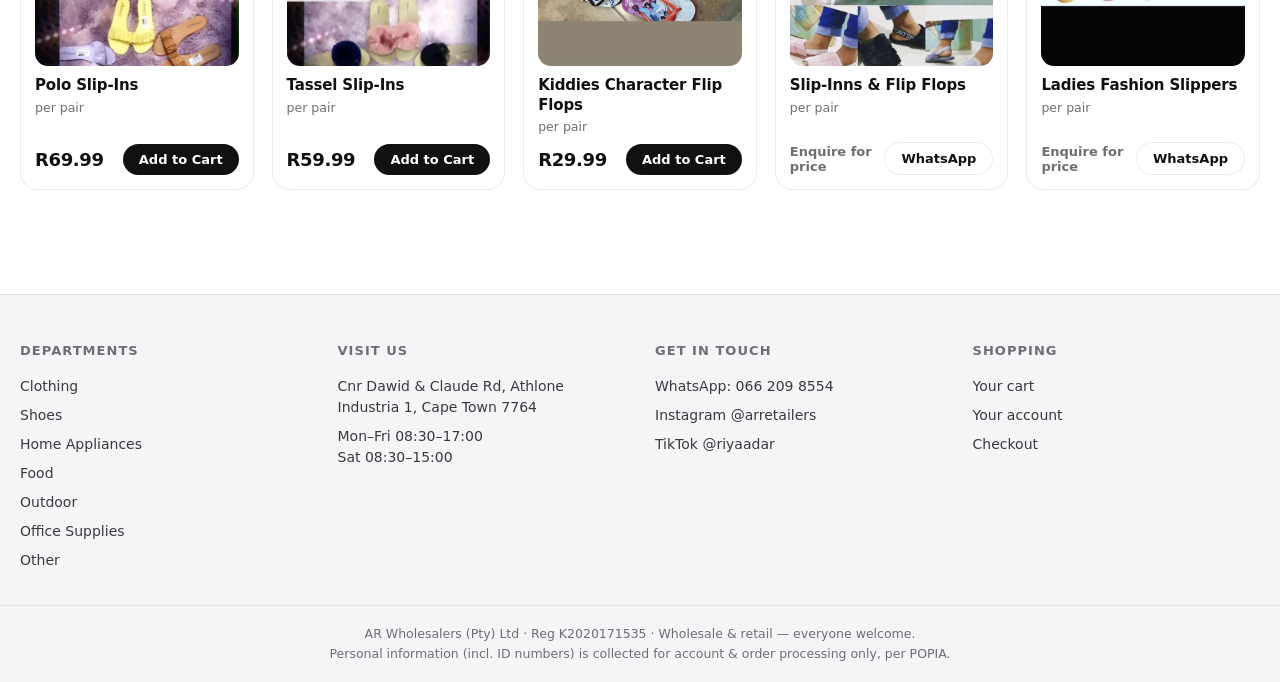
<file: shoes.html>
<!DOCTYPE html>
<html lang="en">
<head>
  <meta charset="UTF-8">
  <meta name="viewport" content="width=device-width, initial-scale=1.0">
  <title>Shoes — Takkies, Sandals & Flip Flops | AR Retailers &amp; Wholesalers</title>
  <link rel="stylesheet" href="styles.css">
</head>
<body data-page="category" data-cat="shoes">
  <main id="app"></main>
  <script src="app.js"></script>
</body>
</html>
</file>
<file: styles.css>
/* AR Retailers & Wholesalers — storefront */
:root {
  --ink: #111113;
  --sub: #6e6e73;
  --bg: #ffffff;
  --gray: #f5f5f7;
  --line: rgba(0, 0, 0, 0.08);
  --accent: #e0201f;
  --accent-dark: #b81817;
  --green: #0a7d33;
  --radius: 18px;
  --shadow: 0 8px 30px rgba(0, 0, 0, 0.08);
  --font: -apple-system, BlinkMacSystemFont, "SF Pro Display", "Segoe UI", Inter, Roboto, system-ui, sans-serif;
}
* { margin: 0; padding: 0; box-sizing: border-box; }
html { scroll-behavior: smooth; }
body { font-family: var(--font); color: var(--ink); background: var(--bg); -webkit-font-smoothing: antialiased; }
a { color: inherit; text-decoration: none; }
img { max-width: 100%; }
button { font-family: inherit; cursor: pointer; }

/* ---------- top utility bar ---------- */
.topbar {
  background: #111113; color: #d5d5da; font-size: 12.5px;
  display: flex; justify-content: center; gap: 24px; flex-wrap: wrap;
  padding: 7px 16px; letter-spacing: 0.01em;
}
.topbar b { color: #fff; font-weight: 600; }
.topbar a { color: #ff6b6a; font-weight: 600; }

/* ---------- header ---------- */
.site-header {
  position: sticky; top: 0; z-index: 60;
  backdrop-filter: blur(20px) saturate(180%);
  -webkit-backdrop-filter: blur(20px) saturate(180%);
  background: rgba(255, 255, 255, 0.85);
  border-bottom: 1px solid var(--line);
}
.header-inner {
  max-width: 1280px; margin: 0 auto; padding: 12px 20px;
  display: flex; align-items: center; gap: 18px;
}
.logo { display: flex; align-items: center; gap: 10px; flex-shrink: 0; }
.logo-mark {
  background: var(--ink); color: #fff; font-weight: 800; font-size: 19px;
  width: 42px; height: 42px; border-radius: 11px;
  display: grid; place-items: center; letter-spacing: -0.5px;
}
.logo-word { font-weight: 700; font-size: 16px; line-height: 1.15; letter-spacing: -0.02em; }
.logo-word small { display: block; font-weight: 500; color: var(--sub); font-size: 11px; letter-spacing: 0.02em; }

.search-wrap { flex: 1; position: relative; max-width: 620px; }
.search-wrap input {
  width: 100%; padding: 11px 44px 11px 18px; font-size: 15px;
  border: 1.5px solid var(--line); border-radius: 980px; background: var(--gray);
  outline: none; transition: 0.2s;
}
.search-wrap input:focus { background: #fff; border-color: var(--ink); }
.search-ico { position: absolute; right: 16px; top: 50%; transform: translateY(-50%); color: var(--sub); pointer-events: none; }
.search-results {
  position: absolute; top: calc(100% + 8px); left: 0; right: 0;
  background: #fff; border-radius: 14px; box-shadow: var(--shadow);
  border: 1px solid var(--line); overflow: hidden; display: none; max-height: 380px; overflow-y: auto;
}
.search-results.open { display: block; }
.search-results a {
  display: flex; justify-content: space-between; align-items: center;
  padding: 11px 16px; font-size: 14px; border-bottom: 1px solid var(--gray);
}
.search-results a:hover { background: var(--gray); }
.search-results .sr-price { color: var(--accent); font-weight: 700; font-size: 13px; }
.search-results .sr-cat { color: var(--sub); font-size: 12px; }

.header-actions { display: flex; align-items: center; gap: 10px; flex-shrink: 0; }
.hdr-btn {
  display: flex; align-items: center; gap: 7px;
  padding: 9px 15px; border-radius: 980px; font-size: 14px; font-weight: 600;
  border: 1.5px solid var(--line); background: #fff; transition: 0.2s; position: relative;
}
.hdr-btn:hover { border-color: var(--ink); }
.hdr-btn.primary { background: var(--ink); color: #fff; border-color: var(--ink); }
.hdr-btn.primary:hover { background: var(--accent); border-color: var(--accent); }
.cart-badge {
  position: absolute; top: -6px; right: -6px; background: var(--accent); color: #fff;
  font-size: 11px; font-weight: 700; min-width: 19px; height: 19px; border-radius: 10px;
  display: grid; place-items: center; padding: 0 5px;
}
.cart-badge.hidden { display: none; }

/* ---------- category nav ---------- */
.cat-nav {
  border-top: 1px solid var(--line);
  background: rgba(255, 255, 255, 0.6);
}
.cat-nav-inner {
  max-width: 1280px; margin: 0 auto; padding: 0 20px;
  display: flex; gap: 4px; overflow-x: auto; scrollbar-width: none;
}
.cat-nav-inner::-webkit-scrollbar { display: none; }
.cat-nav a {
  padding: 11px 14px; font-size: 13.5px; font-weight: 600; color: #3a3a3e;
  white-space: nowrap; border-bottom: 2px solid transparent; transition: 0.15s;
}
.cat-nav a:hover, .cat-nav a.active { color: var(--ink); border-bottom-color: var(--accent); }

/* ---------- hero ---------- */
.hero {
  background: #0b0b0d; color: #fff; text-align: center;
  padding: 84px 24px 90px; position: relative; overflow: hidden;
}
.hero::after {
  content: ""; position: absolute; inset: auto -20% -60% -20%; height: 400px;
  background: radial-gradient(ellipse at center, rgba(224, 32, 31, 0.35), transparent 65%);
  pointer-events: none;
}
.hero .eyebrow { color: #ff6b6a; font-weight: 700; font-size: 14px; letter-spacing: 0.14em; text-transform: uppercase; }
.hero h1 { font-size: clamp(40px, 6.5vw, 74px); font-weight: 800; letter-spacing: -0.035em; line-height: 1.04; margin: 14px 0 18px; }
.hero p { color: #a8a8ad; font-size: clamp(16px, 2vw, 20px); max-width: 640px; margin: 0 auto 32px; line-height: 1.5; }
.hero-ctas { display: flex; gap: 14px; justify-content: center; flex-wrap: wrap; position: relative; z-index: 1; }
.btn {
  display: inline-flex; align-items: center; gap: 8px;
  padding: 13px 26px; border-radius: 980px; font-size: 15.5px; font-weight: 600;
  border: none; transition: 0.2s;
}
.btn-accent { background: var(--accent); color: #fff; }
.btn-accent:hover { background: var(--accent-dark); }
.btn-ghost { background: rgba(255, 255, 255, 0.12); color: #fff; border: 1px solid rgba(255, 255, 255, 0.25); }
.btn-ghost:hover { background: rgba(255, 255, 255, 0.22); }
.btn-dark { background: var(--ink); color: #fff; }
.btn-dark:hover { background: var(--accent); }

/* ---------- sections ---------- */
.section { max-width: 1280px; margin: 0 auto; padding: 64px 20px; }
.section.tight { padding-top: 40px; }
.eyebrow { color: var(--accent); font-weight: 700; font-size: 13px; letter-spacing: 0.12em; text-transform: uppercase; }
.section h2 { font-size: clamp(28px, 4vw, 44px); font-weight: 800; letter-spacing: -0.03em; margin: 8px 0 8px; }
.section .sub { color: var(--sub); font-size: 17px; max-width: 640px; margin-bottom: 34px; }

/* department tiles */
.dept-grid { display: grid; grid-template-columns: repeat(auto-fit, minmax(150px, 1fr)); gap: 14px; }
.dept-tile {
  background: var(--gray); border-radius: var(--radius); padding: 26px 18px 22px;
  text-align: center; transition: 0.25s; border: 1.5px solid transparent;
}
.dept-tile:hover { transform: translateY(-4px); box-shadow: var(--shadow); border-color: var(--line); background: #fff; }
.dept-tile .ico { font-size: 40px; display: block; margin-bottom: 12px; }
.dept-tile b { font-size: 15px; letter-spacing: -0.01em; }
.dept-tile span { display: block; color: var(--sub); font-size: 12.5px; margin-top: 4px; }

/* deals rail */
.rail { display: flex; gap: 16px; overflow-x: auto; padding: 4px 4px 18px; scroll-snap-type: x mandatory; }
.rail::-webkit-scrollbar { height: 6px; }
.rail::-webkit-scrollbar-thumb { background: #d6d6da; border-radius: 3px; }
.rail .card { min-width: 225px; scroll-snap-align: start; }

/* product cards */
.grid { display: grid; grid-template-columns: repeat(auto-fill, minmax(215px, 1fr)); gap: 18px; }
.card {
  background: #fff; border: 1px solid var(--line); border-radius: var(--radius);
  padding: 14px; display: flex; flex-direction: column; gap: 10px;
  transition: 0.22s; position: relative;
}
.card:hover { transform: translateY(-3px); box-shadow: var(--shadow); }
.thumb {
  aspect-ratio: 1; border-radius: 13px; display: grid; place-items: center;
  font-size: 58px; background: linear-gradient(135deg, var(--g1, #f5f5f7), var(--g2, #e8e8ee));
  overflow: hidden;
}
.thumb.has-img { background: #f5f5f7; }
.thumb.has-img img { width: 100%; height: 100%; object-fit: cover; display: block; }
.badge {
  position: absolute; top: 22px; left: 22px; background: var(--accent); color: #fff;
  font-size: 11px; font-weight: 800; letter-spacing: 0.06em; padding: 4px 10px; border-radius: 980px;
}
.card h3 { font-size: 15px; font-weight: 700; letter-spacing: -0.01em; line-height: 1.3; }
.card .unit { color: var(--sub); font-size: 12.5px; margin-top: -6px; }
.price-row { margin-top: auto; display: flex; align-items: center; justify-content: space-between; gap: 8px; }
.price { font-size: 18px; font-weight: 800; letter-spacing: -0.02em; }
.poa { font-size: 13px; font-weight: 600; color: var(--sub); }
.add-btn {
  background: var(--ink); color: #fff; border-radius: 980px; padding: 8px 16px;
  font-size: 13px; font-weight: 700; border: none; transition: 0.2s; white-space: nowrap;
}
.add-btn:hover { background: var(--accent); }
.add-btn.enquire { background: #fff; color: var(--ink); border: 1.5px solid var(--line); }
.add-btn.enquire:hover { border-color: var(--green); color: var(--green); background: #fff; }

/* info strip */
.info-strip { background: var(--gray); }
.info-grid { display: grid; grid-template-columns: repeat(auto-fit, minmax(230px, 1fr)); gap: 26px; }
.info-grid .ico { font-size: 30px; }
.info-grid b { display: block; margin: 10px 0 4px; font-size: 16px; }
.info-grid p { color: var(--sub); font-size: 14px; line-height: 1.5; }

/* ---------- category pages ---------- */
.page-head { background: var(--gray); padding: 52px 20px 30px; }
.page-head-inner { max-width: 1280px; margin: 0 auto; }
.crumbs { font-size: 13px; color: var(--sub); margin-bottom: 14px; }
.crumbs a:hover { color: var(--ink); }
.page-head h1 { font-size: clamp(34px, 5vw, 56px); font-weight: 800; letter-spacing: -0.03em; }
.page-head p { color: var(--sub); font-size: 17px; margin-top: 8px; }
.chip-row { display: flex; gap: 10px; flex-wrap: wrap; margin-top: 26px; }
.chip {
  background: #fff; border: 1.5px solid var(--line); border-radius: 980px;
  padding: 9px 18px; font-size: 14px; font-weight: 600; transition: 0.2s;
}
.chip:hover { border-color: var(--ink); }
.subcat { padding-top: 26px; }
.subcat h2 { font-size: 26px; font-weight: 800; letter-spacing: -0.02em; margin-bottom: 18px; }
.subcat h2 span { color: var(--sub); font-weight: 500; font-size: 15px; margin-left: 8px; }

/* ---------- cart / checkout / account ---------- */
.narrow { max-width: 860px; }
.cart-line {
  display: flex; align-items: center; gap: 16px; padding: 16px 0;
  border-bottom: 1px solid var(--line);
}
.cart-line .thumb { width: 74px; font-size: 34px; flex-shrink: 0; aspect-ratio: 1; }
.cart-line .cl-name { font-weight: 700; font-size: 15px; }
.cart-line .cl-unit { color: var(--sub); font-size: 12.5px; }
.qty { display: flex; align-items: center; gap: 10px; margin-left: auto; }
.qty button {
  width: 30px; height: 30px; border-radius: 50%; border: 1.5px solid var(--line);
  background: #fff; font-size: 16px; font-weight: 700; transition: 0.15s;
}
.qty button:hover { border-color: var(--ink); }
.cl-price { font-weight: 800; width: 90px; text-align: right; }
.cl-remove { background: none; border: none; color: var(--sub); font-size: 13px; text-decoration: underline; }
.cl-remove:hover { color: var(--accent); }
.totals {
  margin-top: 26px; background: var(--gray); border-radius: var(--radius); padding: 24px;
}
.totals .row { display: flex; justify-content: space-between; padding: 6px 0; font-size: 15px; }
.totals .row.grand { font-size: 20px; font-weight: 800; border-top: 1px solid var(--line); margin-top: 10px; padding-top: 14px; }
.empty-note { text-align: center; padding: 70px 20px; color: var(--sub); }
.empty-note .ico { font-size: 54px; display: block; margin-bottom: 14px; }

/* forms */
.form-grid { display: grid; gap: 14px; }
.form-grid label { font-size: 13px; font-weight: 700; }
.form-grid input, .form-grid select, .form-grid textarea {
  width: 100%; padding: 12px 15px; font-size: 15px; font-family: inherit;
  border: 1.5px solid var(--line); border-radius: 12px; background: #fff; outline: none; transition: 0.2s;
  margin-top: 5px;
}
.form-grid input:focus, .form-grid select:focus { border-color: var(--ink); }
.form-grid .err { color: var(--accent); font-size: 12.5px; font-weight: 600; display: none; margin-top: 4px; }
.form-grid .err.show { display: block; }
.fine { color: var(--sub); font-size: 12px; line-height: 1.5; }

/* modal */
.modal-veil {
  position: fixed; inset: 0; background: rgba(17, 17, 19, 0.55); z-index: 100;
  display: none; align-items: center; justify-content: center; padding: 20px;
  backdrop-filter: blur(4px); -webkit-backdrop-filter: blur(4px);
}
.modal-veil.open { display: flex; }
.modal {
  background: #fff; border-radius: 22px; width: 100%; max-width: 440px;
  padding: 30px 28px; box-shadow: 0 24px 70px rgba(0, 0, 0, 0.3);
  max-height: 90vh; overflow-y: auto;
}
.modal h2 { font-size: 24px; font-weight: 800; letter-spacing: -0.02em; }
.modal .m-sub { color: var(--sub); font-size: 14px; margin: 6px 0 20px; line-height: 1.5; }
.modal-tabs { display: flex; gap: 8px; margin-bottom: 20px; }
.modal-tabs button {
  flex: 1; padding: 10px; border-radius: 980px; font-size: 14px; font-weight: 700;
  border: 1.5px solid var(--line); background: #fff; transition: 0.2s;
}
.modal-tabs button.active { background: var(--ink); color: #fff; border-color: var(--ink); }
.modal .close-x {
  float: right; background: var(--gray); border: none; width: 32px; height: 32px;
  border-radius: 50%; font-size: 15px; font-weight: 700;
}
.wide-btn { width: 100%; justify-content: center; margin-top: 6px; }

/* toast */
.toast {
  position: fixed; bottom: 26px; left: 50%; transform: translateX(-50%) translateY(20px);
  background: var(--ink); color: #fff; padding: 13px 24px; border-radius: 980px;
  font-size: 14.5px; font-weight: 600; z-index: 120; opacity: 0; pointer-events: none;
  transition: 0.3s; box-shadow: var(--shadow); max-width: 90vw; text-align: center;
}
.toast.show { opacity: 1; transform: translateX(-50%) translateY(0); }

/* order card */
.order-card {
  border: 1px solid var(--line); border-radius: var(--radius); padding: 18px 20px; margin-bottom: 14px;
}
.order-card .oc-head { display: flex; justify-content: space-between; flex-wrap: wrap; gap: 6px; font-size: 14px; }
.order-card .oc-items { color: var(--sub); font-size: 13.5px; margin-top: 8px; line-height: 1.6; }
.status-pill {
  background: #e8f5ec; color: var(--green); font-size: 12px; font-weight: 700;
  padding: 4px 12px; border-radius: 980px;
}

/* footer */
.site-footer { background: var(--gray); border-top: 1px solid var(--line); margin-top: 40px; }
.footer-inner {
  max-width: 1280px; margin: 0 auto; padding: 48px 20px 30px;
  display: grid; grid-template-columns: repeat(auto-fit, minmax(190px, 1fr)); gap: 30px;
}
.footer-inner h4 { font-size: 13px; text-transform: uppercase; letter-spacing: 0.08em; color: var(--sub); margin-bottom: 14px; }
.footer-inner a, .footer-inner p { display: block; font-size: 14px; color: #3a3a3e; padding: 4px 0; line-height: 1.5; }
.footer-inner a:hover { color: var(--accent); }
.footer-legal {
  border-top: 1px solid var(--line); text-align: center; padding: 18px 20px;
  color: var(--sub); font-size: 12.5px; line-height: 1.6;
}

@media (max-width: 720px) {
  .logo-word { display: none; }
  .hdr-btn span.lbl { display: none; }
  .hdr-btn { padding: 9px 12px; }
  .cart-line { flex-wrap: wrap; }
  .cl-price { width: auto; }
}
</file>
